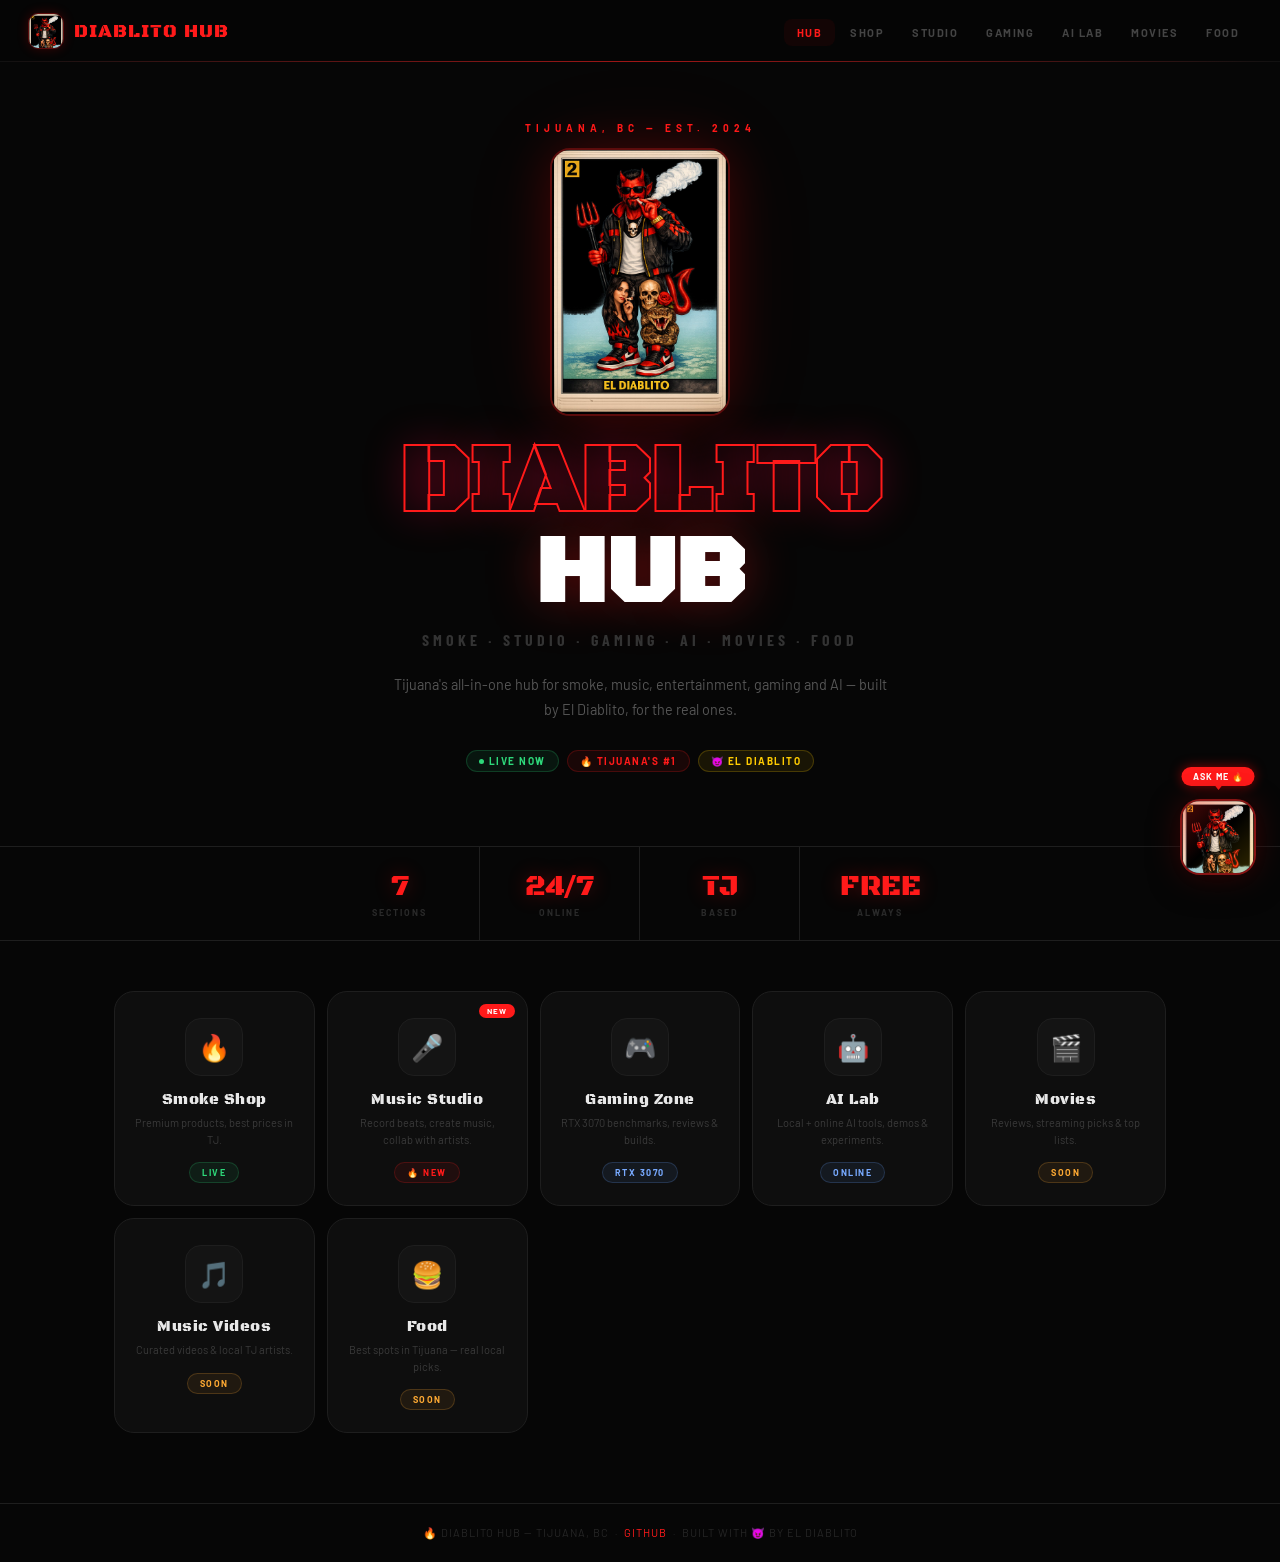
<file: index.html>
<!DOCTYPE html>
<html lang="en">
<head>
<meta charset="UTF-8">
<meta name="viewport" content="width=device-width, initial-scale=1">
<title>Diablito Hub 🔥 — Tijuana's #1 Hub</title>
<meta name="description" content="Diablito Hub — Smoke Shop, Music Studio, Gaming, Movies, Food & AI. Based in Tijuana, BC.">
<link rel="stylesheet" href="style.css">
<style>
.hero-mascot{width:180px;height:auto;margin:0 auto 22px;display:block;border-radius:20px;border:2px solid rgba(255,26,26,0.35);box-shadow:0 0 50px rgba(255,0,0,0.2),0 0 100px rgba(255,0,0,0.08);animation:fadeUp 0.5s 0.06s ease both,mascotHero 4s 1s ease-in-out infinite;}
@keyframes mascotHero{0%,100%{transform:translateY(0) rotate(-1deg);}50%{transform:translateY(-10px) rotate(1deg);}}
.hub-grid{display:grid;grid-template-columns:repeat(auto-fit,minmax(180px,1fr));gap:12px;padding:0 24px 70px;max-width:1100px;margin:0 auto;}
.hub-card{background:var(--bg2);border:1px solid var(--border);border-radius:20px;padding:26px 18px 22px;text-align:center;cursor:pointer;transition:all 0.25s;position:relative;overflow:hidden;text-decoration:none;display:block;color:var(--text);}
.hub-card::after{content:'';position:absolute;bottom:0;left:0;right:0;height:2px;background:linear-gradient(90deg,transparent,var(--red),transparent);opacity:0;transition:opacity 0.25s;}
.hub-card:hover{border-color:rgba(255,26,26,0.3);transform:translateY(-5px);box-shadow:0 16px 50px rgba(255,0,0,0.1);}
.hub-card:hover::after{opacity:1;}
.hub-card .ci{width:58px;height:58px;margin:0 auto 14px;background:var(--bg3);border:1px solid var(--border);border-radius:16px;display:flex;align-items:center;justify-content:center;font-size:26px;transition:all 0.25s;}
.hub-card:hover .ci{background:#1a0a0a;border-color:rgba(255,26,26,0.25);}
.hub-card .cn{font-family:var(--font-display);font-size:0.95rem;color:var(--text);margin-bottom:6px;letter-spacing:0.5px;}
.hub-card .cd{font-size:11px;color:#3a3a3a;margin-bottom:12px;line-height:1.5;}
.new-badge{position:absolute;top:12px;right:12px;background:var(--red);color:#fff;font-size:8px;font-weight:700;letter-spacing:1px;text-transform:uppercase;padding:2px 8px;border-radius:10px;}
</style>
</head>
<body>

<canvas id="matrix-canvas"></canvas>

<div class="page-wrap">
<nav>
  <a class="nav-logo" href="index.html">
    <img src="logo.png" alt="El Diablito">
    DIABLITO HUB
  </a>
  <ul class="nav-links">
    <li><a href="index.html" class="active">Hub</a></li>
    <li><a href="smoke.html">Shop</a></li>
    <li><a href="studio.html">Studio</a></li>
    <li><a href="games.html">Gaming</a></li>
    <li><a href="ai.html">AI Lab</a></li>
    <li><a href="movies.html">Movies</a></li>
    <li><a href="food.html">Food</a></li>
  </ul>
</nav>

<div class="page">
  <div class="hero">
    <p class="hero-eyebrow">Tijuana, BC — Est. 2024</p>
    <img class="hero-mascot" src="logo.png" alt="El Diablito — Mascot of Diablito Hub">
    <h1 class="hero-title">
      <span class="outline">DIABLITO</span>
      <span class="solid">HUB</span>
    </h1>
    <p class="hero-sub">Smoke · Studio · Gaming · AI · Movies · Food</p>
    <p class="hero-desc">Tijuana's all-in-one hub for smoke, music, entertainment, gaming and AI — built by El Diablito, for the real ones.</p>
    <div class="hero-badges">
      <span class="badge badge-live"><span class="pulse"></span>Live Now</span>
      <span class="badge badge-hot">🔥 Tijuana's #1</span>
      <span class="badge badge-gold">😈 El Diablito</span>
    </div>
  </div>

  <div class="stat-strip fu">
    <div class="stat"><span class="stat-num">7</span><div class="stat-lbl">Sections</div></div>
    <div class="stat"><span class="stat-num">24/7</span><div class="stat-lbl">Online</div></div>
    <div class="stat"><span class="stat-num">TJ</span><div class="stat-lbl">Based</div></div>
    <div class="stat"><span class="stat-num">FREE</span><div class="stat-lbl">Always</div></div>
  </div>

  <div class="hub-grid">
    <a class="hub-card fu1" href="smoke.html">
      <div class="ci">🔥</div>
      <div class="cn">Smoke Shop</div>
      <div class="cd">Premium products, best prices in TJ.</div>
      <span class="badge badge-live" style="font-size:9px">Live</span>
    </a>
    <a class="hub-card fu2" href="studio.html">
      <div class="new-badge">NEW</div>
      <div class="ci">🎤</div>
      <div class="cn">Music Studio</div>
      <div class="cd">Record beats, create music, collab with artists.</div>
      <span class="badge badge-hot" style="font-size:9px">🔥 New</span>
    </a>
    <a class="hub-card fu3" href="games.html">
      <div class="ci">🎮</div>
      <div class="cn">Gaming Zone</div>
      <div class="cd">RTX 3070 benchmarks, reviews & builds.</div>
      <span class="badge badge-blue" style="font-size:9px">RTX 3070</span>
    </a>
    <a class="hub-card fu4" href="ai.html">
      <div class="ci">🤖</div>
      <div class="cn">AI Lab</div>
      <div class="cd">Local + online AI tools, demos & experiments.</div>
      <span class="badge badge-blue" style="font-size:9px">Online</span>
    </a>
    <a class="hub-card fu5" href="movies.html">
      <div class="ci">🎬</div>
      <div class="cn">Movies</div>
      <div class="cd">Reviews, streaming picks & top lists.</div>
      <span class="badge badge-soon" style="font-size:9px">Soon</span>
    </a>
    <a class="hub-card fu5" href="music.html">
      <div class="ci">🎵</div>
      <div class="cn">Music Videos</div>
      <div class="cd">Curated videos & local TJ artists.</div>
      <span class="badge badge-soon" style="font-size:9px">Soon</span>
    </a>
    <a class="hub-card fu6" href="food.html">
      <div class="ci">🍔</div>
      <div class="cn">Food</div>
      <div class="cd">Best spots in Tijuana — real local picks.</div>
      <span class="badge badge-soon" style="font-size:9px">Soon</span>
    </a>
  </div>
</div>

<footer>
  <p>🔥 Diablito Hub — Tijuana, BC &nbsp;·&nbsp; <a href="https://github.com/diablito-smoke-shop">GitHub</a> &nbsp;·&nbsp; Built with 😈 by El Diablito</p>
</footer>
</div>

<!-- EL DIABLITO CHATBOT -->
<div id="diablito-bot">
  <div id="chat-panel">
    <div class="chat-head">
      <img class="chat-avatar" src="logo.png" alt="El Diablito">
      <div style="flex:1">
        <div class="chat-name">El Diablito 😈</div>
        <div class="chat-status"><span class="sdot"></span>Online &amp; Ready to Help</div>
      </div>
      <button class="chat-close" id="chat-close">✕</button>
    </div>
    <div class="chat-msgs" id="chat-msgs"></div>
    <div class="quick-btns">
      <button class="qbtn" data-q="How do I place an order?">How to order?</button>
      <button class="qbtn" data-q="What products do you carry?">Products</button>
      <button class="qbtn" data-q="Where are you located?">Location</button>
      <button class="qbtn" data-q="Tell me about the Music Studio">Studio</button>
      <button class="qbtn" data-q="What are your hours?">Hours</button>
    </div>
    <div class="chat-input-row">
      <input class="chat-input" id="chat-input" placeholder="Ask El Diablito anything...">
      <button class="chat-send" id="chat-send">➤</button>
    </div>
  </div>
  <div style="position:relative;">
    <div class="bot-bubble">Ask Me 🔥</div>
    <button id="mascot-btn">
      <img src="logo.png" alt="El Diablito">
    </button>
  </div>
</div>

<script src="diablito-bot.js"></script>
</body>
</html>
</file>
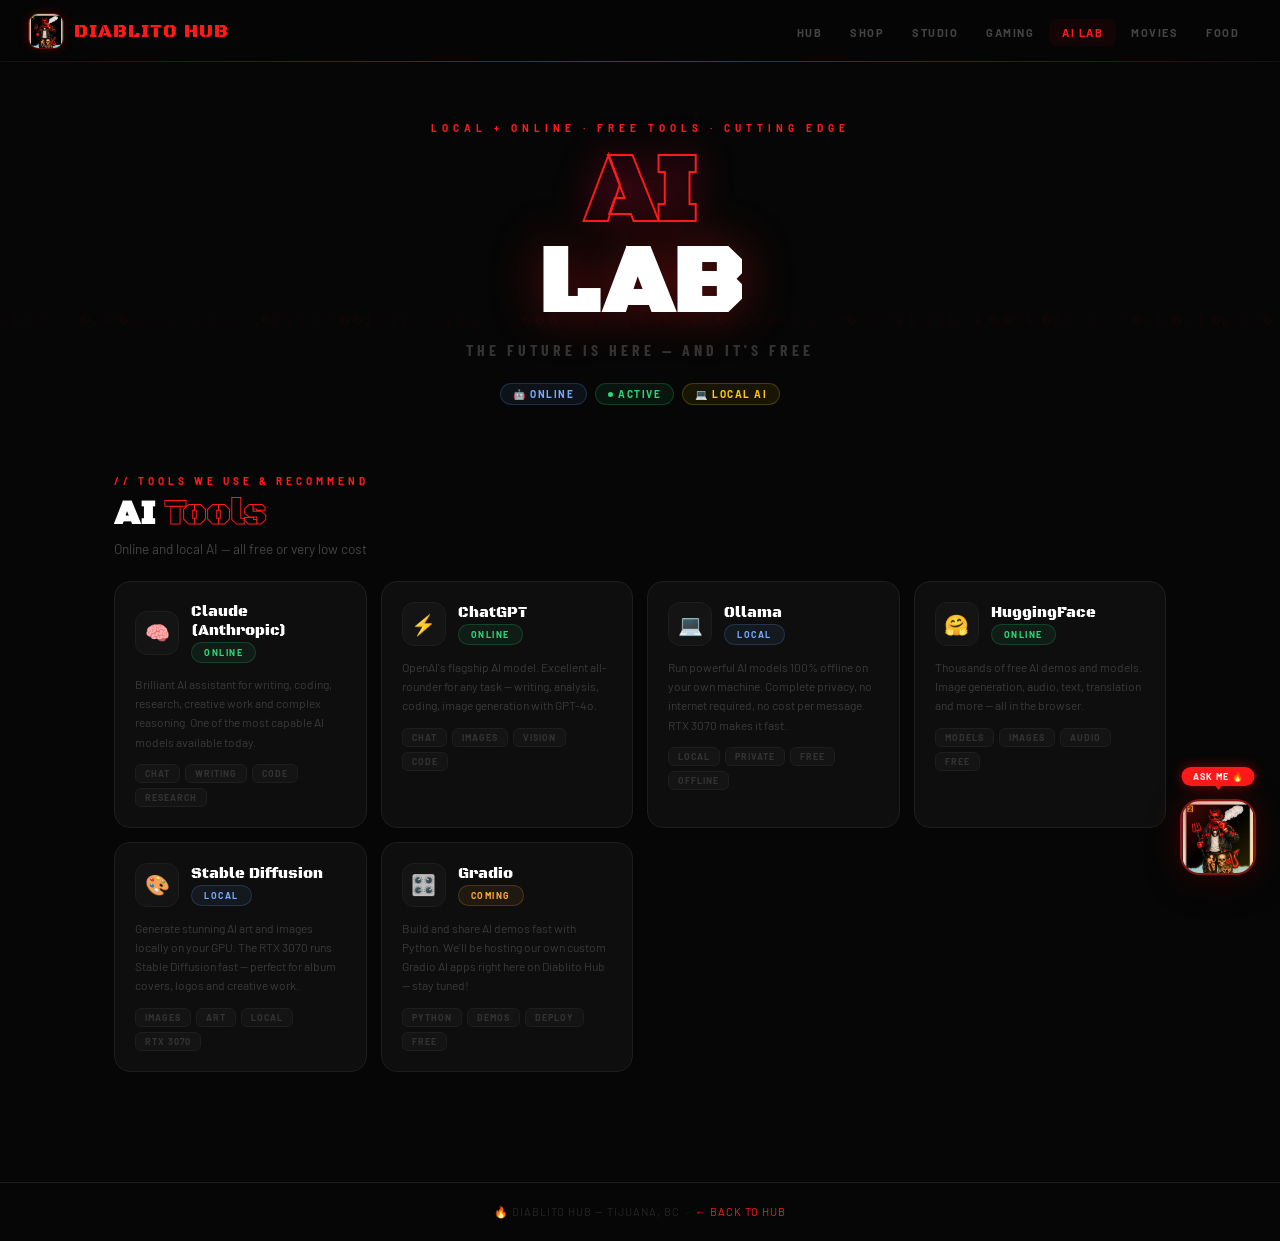
<file: ai.html>
<!DOCTYPE html>
<html lang="en">
<head>
<meta charset="UTF-8"><meta name="viewport" content="width=device-width, initial-scale=1">
<title>AI Lab — Diablito Hub</title>
<link rel="stylesheet" href="style.css">
<style>
.tool-card{background:var(--bg2);border:1px solid var(--border);border-radius:16px;padding:20px;transition:all 0.25s;text-decoration:none;display:block;color:var(--text);}
.tool-card:hover{border-color:rgba(255,26,26,0.3);transform:translateY(-4px);box-shadow:0 14px 45px rgba(255,0,0,0.1);}
.tool-head{display:flex;align-items:center;gap:12px;margin-bottom:12px;}
.tool-ico{width:44px;height:44px;background:var(--bg3);border:1px solid var(--border);border-radius:12px;display:flex;align-items:center;justify-content:center;font-size:20px;flex-shrink:0;}
.tool-name{font-family:var(--font-display);font-size:0.95rem;color:#fff;}
.tool-desc{font-size:12px;color:#3a3a3a;line-height:1.6;margin-bottom:12px;}
.tool-tags{display:flex;flex-wrap:wrap;gap:5px;}
.ttag{font-size:9px;font-weight:700;letter-spacing:1px;text-transform:uppercase;padding:3px 9px;border-radius:6px;background:var(--bg3);color:#333;border:1px solid var(--border);}
</style>
</head>
<body>
<canvas id="matrix-canvas"></canvas>
<div class="page-wrap">
<nav>
  <a class="nav-logo" href="index.html"><img src="logo.png" alt="El Diablito">DIABLITO HUB</a>
  <ul class="nav-links">
    <li><a href="index.html">Hub</a></li><li><a href="smoke.html">Shop</a></li><li><a href="studio.html">Studio</a></li>
    <li><a href="games.html">Gaming</a></li><li><a href="ai.html" class="active">AI Lab</a></li><li><a href="movies.html">Movies</a></li><li><a href="food.html">Food</a></li>
  </ul>
</nav>
<div class="page">
  <div class="hero" style="padding-bottom:30px;">
    <p class="hero-eyebrow">Local + Online · Free Tools · Cutting Edge</p>
    <h1 class="hero-title"><span class="outline">AI</span><span class="solid">LAB</span></h1>
    <p class="hero-sub">The Future Is Here — And It's Free</p>
    <div class="hero-badges"><span class="badge badge-blue">🤖 Online</span><span class="badge badge-live"><span class="pulse"></span>Active</span><span class="badge badge-gold">💻 Local AI</span></div>
  </div>
  <div class="section">
    <p class="section-label fu">// Tools We Use & Recommend</p>
    <h2 class="section-title fu" style="margin-bottom:6px;">AI <span>Tools</span></h2>
    <p class="section-sub fu" style="margin-bottom:24px;">Online and local AI — all free or very low cost</p>
    <div class="grid-3" style="margin-bottom:50px;">
      <a class="tool-card fu1" href="https://claude.ai" target="_blank"><div class="tool-head"><div class="tool-ico">🧠</div><div><div class="tool-name">Claude (Anthropic)</div><span class="badge badge-live" style="font-size:9px">Online</span></div></div><div class="tool-desc">Brilliant AI assistant for writing, coding, research, creative work and complex reasoning. One of the most capable AI models available today.</div><div class="tool-tags"><span class="ttag">Chat</span><span class="ttag">Writing</span><span class="ttag">Code</span><span class="ttag">Research</span></div></a>
      <a class="tool-card fu2" href="https://chat.openai.com" target="_blank"><div class="tool-head"><div class="tool-ico">⚡</div><div><div class="tool-name">ChatGPT</div><span class="badge badge-live" style="font-size:9px">Online</span></div></div><div class="tool-desc">OpenAI's flagship AI model. Excellent all-rounder for any task — writing, analysis, coding, image generation with GPT-4o.</div><div class="tool-tags"><span class="ttag">Chat</span><span class="ttag">Images</span><span class="ttag">Vision</span><span class="ttag">Code</span></div></a>
      <a class="tool-card fu3" href="https://ollama.ai" target="_blank"><div class="tool-head"><div class="tool-ico">💻</div><div><div class="tool-name">Ollama</div><span class="badge badge-blue" style="font-size:9px">Local</span></div></div><div class="tool-desc">Run powerful AI models 100% offline on your own machine. Complete privacy, no internet required, no cost per message. RTX 3070 makes it fast.</div><div class="tool-tags"><span class="ttag">Local</span><span class="ttag">Private</span><span class="ttag">Free</span><span class="ttag">Offline</span></div></a>
      <a class="tool-card fu4" href="https://huggingface.co/spaces" target="_blank"><div class="tool-head"><div class="tool-ico">🤗</div><div><div class="tool-name">HuggingFace</div><span class="badge badge-live" style="font-size:9px">Online</span></div></div><div class="tool-desc">Thousands of free AI demos and models. Image generation, audio, text, translation and more — all in the browser.</div><div class="tool-tags"><span class="ttag">Models</span><span class="ttag">Images</span><span class="ttag">Audio</span><span class="ttag">Free</span></div></a>
      <a class="tool-card fu5" href="https://stability.ai" target="_blank"><div class="tool-head"><div class="tool-ico">🎨</div><div><div class="tool-name">Stable Diffusion</div><span class="badge badge-blue" style="font-size:9px">Local</span></div></div><div class="tool-desc">Generate stunning AI art and images locally on your GPU. The RTX 3070 runs Stable Diffusion fast — perfect for album covers, logos and creative work.</div><div class="tool-tags"><span class="ttag">Images</span><span class="ttag">Art</span><span class="ttag">Local</span><span class="ttag">RTX 3070</span></div></a>
      <a class="tool-card fu6" href="https://www.gradio.app" target="_blank"><div class="tool-head"><div class="tool-ico">🎛️</div><div><div class="tool-name">Gradio</div><span class="badge badge-soon" style="font-size:9px">Coming</span></div></div><div class="tool-desc">Build and share AI demos fast with Python. We'll be hosting our own custom Gradio AI apps right here on Diablito Hub — stay tuned!</div><div class="tool-tags"><span class="ttag">Python</span><span class="ttag">Demos</span><span class="ttag">Deploy</span><span class="ttag">Free</span></div></a>
    </div>
  </div>
</div>
<footer><p>🔥 Diablito Hub — Tijuana, BC &nbsp;·&nbsp; <a href="index.html">← Back to Hub</a></p></footer>
</div>
<div id="diablito-bot">
  <div id="chat-panel">
    <div class="chat-head"><img class="chat-avatar" src="logo.png" alt="El Diablito"><div style="flex:1"><div class="chat-name">El Diablito 😈</div><div class="chat-status"><span class="sdot"></span>Online &amp; Ready to Help</div></div><button class="chat-close" id="chat-close">✕</button></div>
    <div class="chat-msgs" id="chat-msgs"></div>
    <div class="quick-btns">
      <button class="qbtn" data-q="What AI tools do you use?">AI Tools</button>
      <button class="qbtn" data-q="What is Ollama local AI?">Local AI</button>
      <button class="qbtn" data-q="How do I place an order?">Smoke Shop</button>
      <button class="qbtn" data-q="Tell me about the Music Studio">Studio</button>
    </div>
    <div class="chat-input-row"><input class="chat-input" id="chat-input" placeholder="Ask El Diablito anything..."><button class="chat-send" id="chat-send">➤</button></div>
  </div>
  <div style="position:relative;"><div class="bot-bubble">Ask Me 🔥</div><button id="mascot-btn"><img src="logo.png" alt="El Diablito"></button></div>
</div>
<script src="diablito-bot.js"></script>
</body></html>
</file>
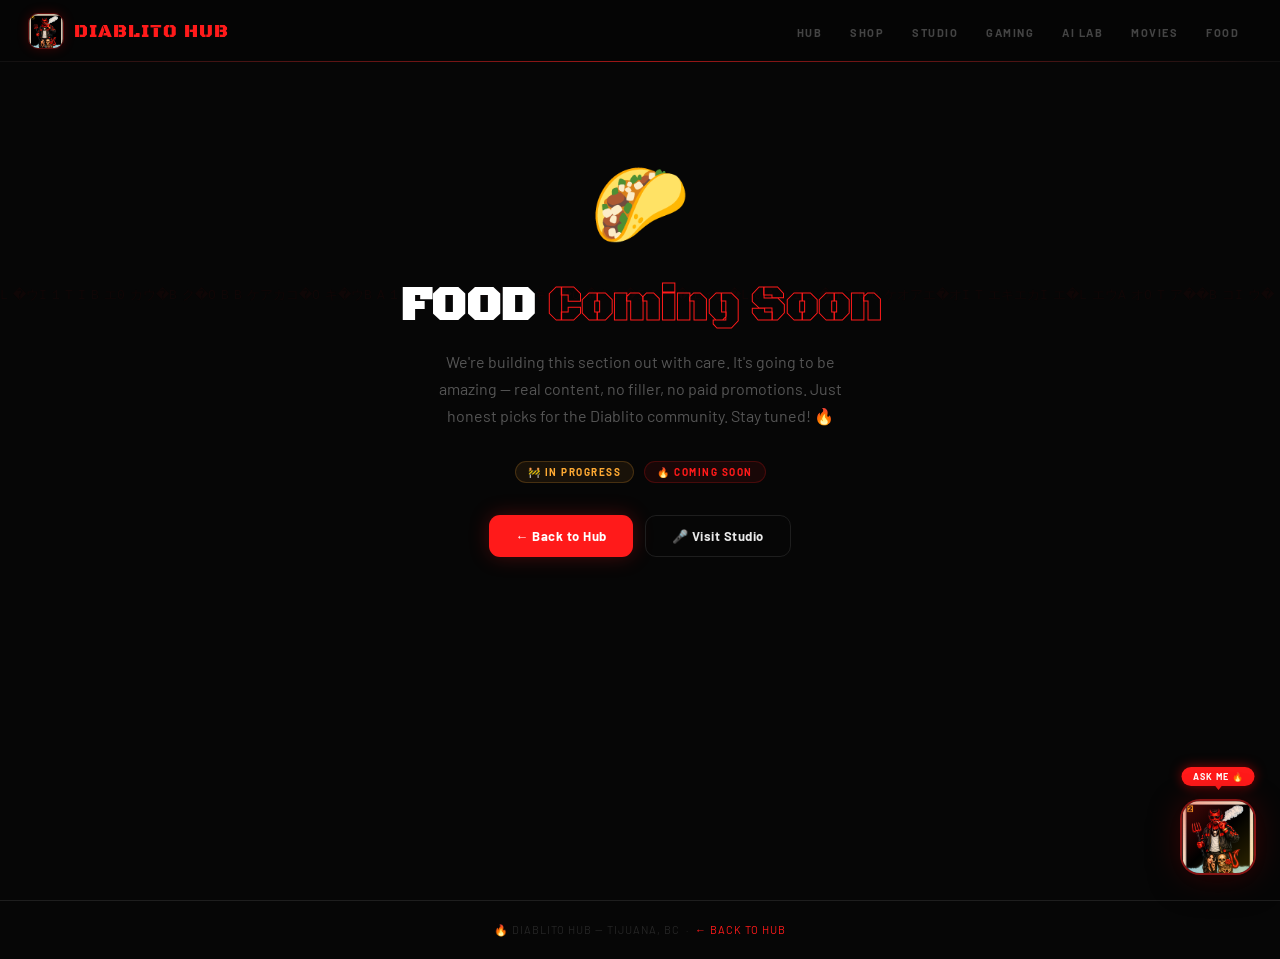
<file: food.html>
<!DOCTYPE html>
<html lang="en">
<head>
<meta charset="UTF-8"><meta name="viewport" content="width=device-width, initial-scale=1">
<title>FOOD — Diablito Hub</title>
<link rel="stylesheet" href="style.css">
</head>
<body>
<canvas id="matrix-canvas"></canvas>
<div class="page-wrap">
<nav>
  <a class="nav-logo" href="index.html"><img src="logo.png" alt="El Diablito">DIABLITO HUB</a>
  <ul class="nav-links">
    <li><a href="index.html">Hub</a></li><li><a href="smoke.html">Shop</a></li><li><a href="studio.html">Studio</a></li>
    <li><a href="games.html">Gaming</a></li><li><a href="ai.html">AI Lab</a></li><li><a href="movies.html">Movies</a></li><li><a href="food.html">Food</a></li>
  </ul>
</nav>
<div class="page">
  <div class="coming-wrap">
    <div class="big-icon fu">🌮</div>
    <h1 class="coming-title fu1">FOOD <span>Coming Soon</span></h1>
    <p class="coming-desc fu2">We're building this section out with care. It's going to be amazing — real content, no filler, no paid promotions. Just honest picks for the Diablito community. Stay tuned! 🔥</p>
    <div class="fu3" style="display:flex;gap:10px;flex-wrap:wrap;justify-content:center;margin-bottom:32px;">
      <span class="badge badge-soon">🚧 In Progress</span>
      <span class="badge badge-hot">🔥 Coming Soon</span>
    </div>
    <div class="fu4" style="display:flex;gap:12px;flex-wrap:wrap;justify-content:center;">
      <a href="index.html" class="btn btn-primary">← Back to Hub</a>
      <a href="studio.html" class="btn btn-outline">🎤 Visit Studio</a>
    </div>
  </div>
</div>
<footer><p>🔥 Diablito Hub — Tijuana, BC &nbsp;·&nbsp; <a href="index.html">← Back to Hub</a></p></footer>
</div>
<div id="diablito-bot">
  <div id="chat-panel">
    <div class="chat-head"><img class="chat-avatar" src="logo.png" alt="El Diablito"><div style="flex:1"><div class="chat-name">El Diablito 😈</div><div class="chat-status"><span class="sdot"></span>Online &amp; Ready to Help</div></div><button class="chat-close" id="chat-close">✕</button></div>
    <div class="chat-msgs" id="chat-msgs"></div>
    <div class="quick-btns">
      <button class="qbtn" data-q="How do I place an order?">Order</button>
      <button class="qbtn" data-q="Tell me about the Music Studio">Studio</button>
      <button class="qbtn" data-q="Where are you located?">Location</button>
      <button class="qbtn" data-q="What are your hours?">Hours</button>
    </div>
    <div class="chat-input-row"><input class="chat-input" id="chat-input" placeholder="Ask El Diablito anything..."><button class="chat-send" id="chat-send">➤</button></div>
  </div>
  <div style="position:relative;"><div class="bot-bubble">Ask Me 🔥</div><button id="mascot-btn"><img src="logo.png" alt="El Diablito"></button></div>
</div>
<script src="diablito-bot.js"></script>
</body></html>
</file>
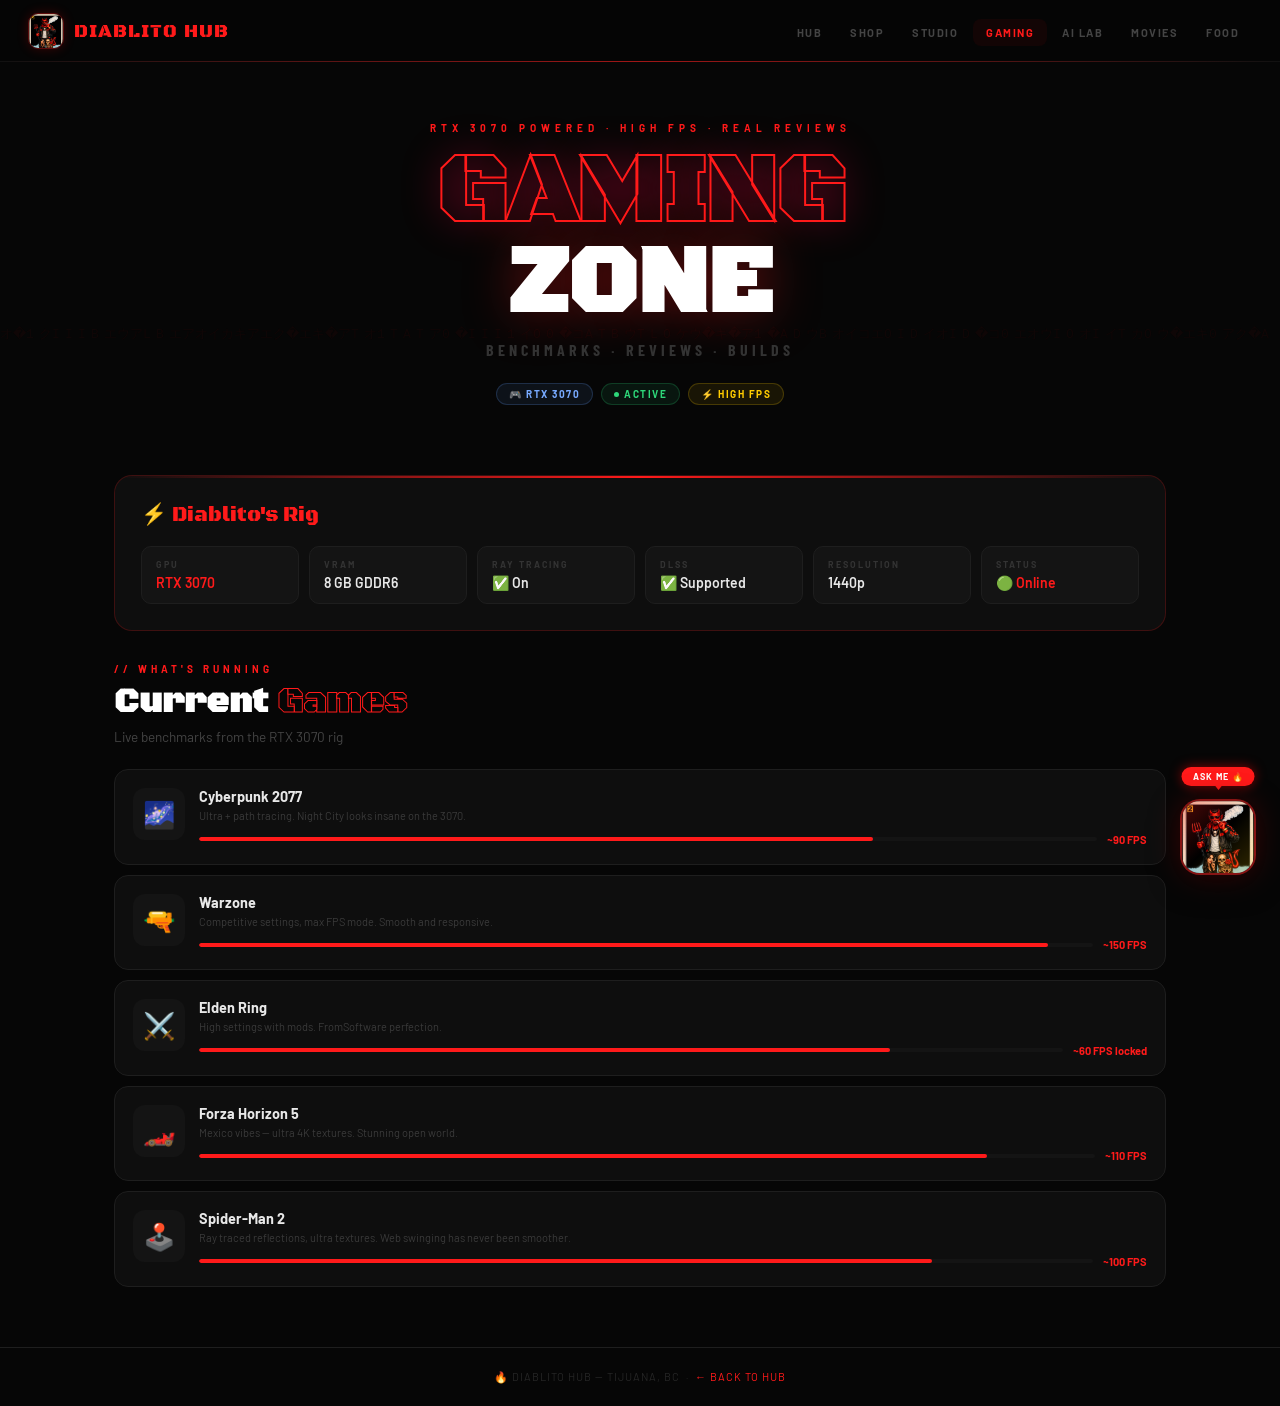
<file: games.html>
<!DOCTYPE html>
<html lang="en">
<head>
<meta charset="UTF-8">
<meta name="viewport" content="width=device-width, initial-scale=1">
<title>Gaming Zone — Diablito Hub</title>
<link rel="stylesheet" href="style.css">
<style>
.rig{background:var(--bg2);border:1px solid rgba(255,26,26,0.2);border-radius:18px;padding:26px;margin-bottom:32px;position:relative;overflow:hidden;}
.rig::before{content:'';position:absolute;top:0;left:0;right:0;height:2px;background:linear-gradient(90deg,transparent,var(--red),transparent);}
.rig-title{font-family:var(--font-display);font-size:1.3rem;color:var(--red);margin-bottom:18px;}
.specs{display:grid;grid-template-columns:repeat(auto-fit,minmax(150px,1fr));gap:10px;}
.spec{background:var(--bg3);border:1px solid var(--border);border-radius:10px;padding:12px 14px;}
.spec-lbl{font-size:9px;font-weight:700;letter-spacing:2px;text-transform:uppercase;color:#333;margin-bottom:4px;}
.spec-val{font-size:14px;font-weight:600;color:#e8e8e8;}
.spec-val.r{color:var(--red);}
.game-row{background:var(--bg2);border:1px solid var(--border);border-radius:14px;padding:18px;display:flex;gap:14px;align-items:flex-start;transition:all 0.2s;}
.game-row:hover{border-color:rgba(255,26,26,0.25);transform:translateX(4px);}
.gi{width:52px;height:52px;border-radius:12px;background:var(--bg3);display:flex;align-items:center;justify-content:center;font-size:26px;flex-shrink:0;}
.gt{font-weight:700;font-size:0.9rem;margin-bottom:3px;}
.gd{font-size:11px;color:#3a3a3a;line-height:1.5;margin-bottom:8px;}
.fps-row{display:flex;align-items:center;gap:10px;}
.fps-bar{flex:1;height:4px;background:var(--bg3);border-radius:2px;overflow:hidden;}
.fps-fill{height:100%;background:var(--red);border-radius:2px;}
.fps-lbl{font-size:11px;color:var(--red);font-weight:700;white-space:nowrap;}
</style>
</head>
<body>
<canvas id="matrix-canvas"></canvas>
<div class="page-wrap">
<nav>
  <a class="nav-logo" href="index.html"><img src="logo.png" alt="El Diablito">DIABLITO HUB</a>
  <ul class="nav-links">
    <li><a href="index.html">Hub</a></li><li><a href="smoke.html">Shop</a></li><li><a href="studio.html">Studio</a></li>
    <li><a href="games.html" class="active">Gaming</a></li><li><a href="ai.html">AI Lab</a></li><li><a href="movies.html">Movies</a></li><li><a href="food.html">Food</a></li>
  </ul>
</nav>
<div class="page">
  <div class="hero" style="padding-bottom:30px;">
    <p class="hero-eyebrow">RTX 3070 Powered · High FPS · Real Reviews</p>
    <h1 class="hero-title"><span class="outline">GAMING</span><span class="solid">ZONE</span></h1>
    <p class="hero-sub">Benchmarks · Reviews · Builds</p>
    <div class="hero-badges"><span class="badge badge-blue">🎮 RTX 3070</span><span class="badge badge-live"><span class="pulse"></span>Active</span><span class="badge badge-gold">⚡ High FPS</span></div>
  </div>
  <div class="section">
    <div class="rig fu">
      <div class="rig-title">⚡ Diablito's Rig</div>
      <div class="specs">
        <div class="spec"><div class="spec-lbl">GPU</div><div class="spec-val r">RTX 3070</div></div>
        <div class="spec"><div class="spec-lbl">VRAM</div><div class="spec-val">8 GB GDDR6</div></div>
        <div class="spec"><div class="spec-lbl">Ray Tracing</div><div class="spec-val">✅ On</div></div>
        <div class="spec"><div class="spec-lbl">DLSS</div><div class="spec-val">✅ Supported</div></div>
        <div class="spec"><div class="spec-lbl">Resolution</div><div class="spec-val">1440p</div></div>
        <div class="spec"><div class="spec-lbl">Status</div><div class="spec-val r">🟢 Online</div></div>
      </div>
    </div>
    <p class="section-label fu">// What's Running</p>
    <h2 class="section-title fu" style="margin-bottom:6px;">Current <span>Games</span></h2>
    <p class="section-sub fu" style="margin-bottom:24px;">Live benchmarks from the RTX 3070 rig</p>
    <div style="display:flex;flex-direction:column;gap:10px;">
      <div class="game-row fu1"><div class="gi">🌌</div><div style="flex:1"><div class="gt">Cyberpunk 2077</div><div class="gd">Ultra + path tracing. Night City looks insane on the 3070.</div><div class="fps-row"><div class="fps-bar"><div class="fps-fill" style="width:75%"></div></div><span class="fps-lbl">~90 FPS</span></div></div></div>
      <div class="game-row fu2"><div class="gi">🔫</div><div style="flex:1"><div class="gt">Warzone</div><div class="gd">Competitive settings, max FPS mode. Smooth and responsive.</div><div class="fps-row"><div class="fps-bar"><div class="fps-fill" style="width:95%"></div></div><span class="fps-lbl">~150 FPS</span></div></div></div>
      <div class="game-row fu3"><div class="gi">⚔️</div><div style="flex:1"><div class="gt">Elden Ring</div><div class="gd">High settings with mods. FromSoftware perfection.</div><div class="fps-row"><div class="fps-bar"><div class="fps-fill" style="width:80%"></div></div><span class="fps-lbl">~60 FPS locked</span></div></div></div>
      <div class="game-row fu4"><div class="gi">🏎️</div><div style="flex:1"><div class="gt">Forza Horizon 5</div><div class="gd">Mexico vibes — ultra 4K textures. Stunning open world.</div><div class="fps-row"><div class="fps-bar"><div class="fps-fill" style="width:88%"></div></div><span class="fps-lbl">~110 FPS</span></div></div></div>
      <div class="game-row fu5"><div class="gi">🕹️</div><div style="flex:1"><div class="gt">Spider-Man 2</div><div class="gd">Ray traced reflections, ultra textures. Web swinging has never been smoother.</div><div class="fps-row"><div class="fps-bar"><div class="fps-fill" style="width:82%"></div></div><span class="fps-lbl">~100 FPS</span></div></div></div>
    </div>
  </div>
</div>
<footer><p>🔥 Diablito Hub — Tijuana, BC &nbsp;·&nbsp; <a href="index.html">← Back to Hub</a></p></footer>
</div>
<div id="diablito-bot">
  <div id="chat-panel">
    <div class="chat-head"><img class="chat-avatar" src="logo.png" alt="El Diablito"><div style="flex:1"><div class="chat-name">El Diablito 😈</div><div class="chat-status"><span class="sdot"></span>Online &amp; Ready to Help</div></div><button class="chat-close" id="chat-close">✕</button></div>
    <div class="chat-msgs" id="chat-msgs"></div>
    <div class="quick-btns">
      <button class="qbtn" data-q="Tell me about the RTX 3070 gaming rig">About the rig</button>
      <button class="qbtn" data-q="What games do you recommend?">Game recs</button>
      <button class="qbtn" data-q="How do I place an order?">Smoke Shop</button>
      <button class="qbtn" data-q="Tell me about the Music Studio">Studio</button>
    </div>
    <div class="chat-input-row"><input class="chat-input" id="chat-input" placeholder="Ask El Diablito anything..."><button class="chat-send" id="chat-send">➤</button></div>
  </div>
  <div style="position:relative;"><div class="bot-bubble">Ask Me 🔥</div><button id="mascot-btn"><img src="logo.png" alt="El Diablito"></button></div>
</div>
<script src="diablito-bot.js"></script>
</body>
</html>
</file>
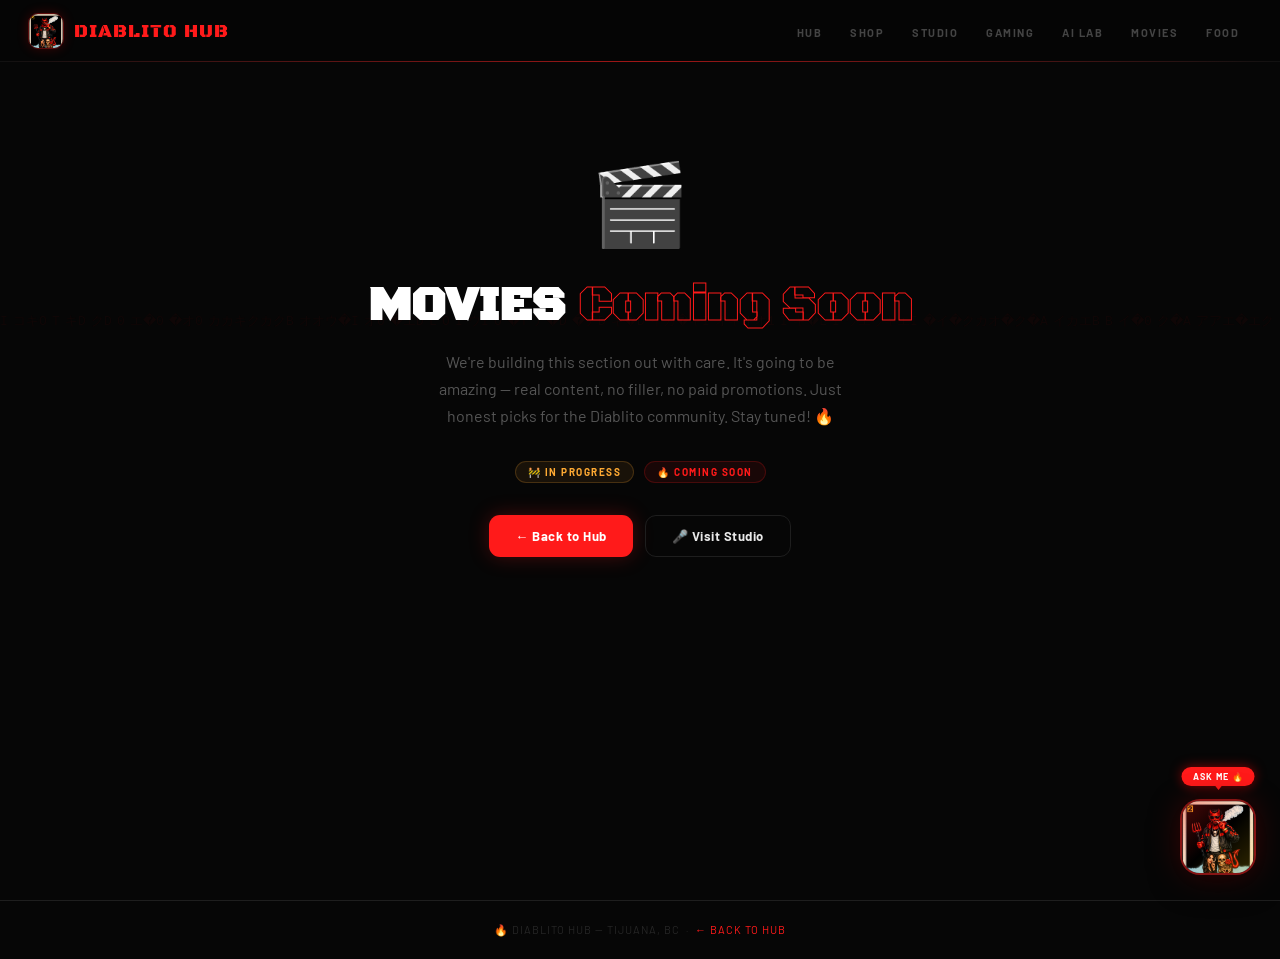
<file: movies.html>
<!DOCTYPE html>
<html lang="en">
<head>
<meta charset="UTF-8"><meta name="viewport" content="width=device-width, initial-scale=1">
<title>MOVIES — Diablito Hub</title>
<link rel="stylesheet" href="style.css">
</head>
<body>
<canvas id="matrix-canvas"></canvas>
<div class="page-wrap">
<nav>
  <a class="nav-logo" href="index.html"><img src="logo.png" alt="El Diablito">DIABLITO HUB</a>
  <ul class="nav-links">
    <li><a href="index.html">Hub</a></li><li><a href="smoke.html">Shop</a></li><li><a href="studio.html">Studio</a></li>
    <li><a href="games.html">Gaming</a></li><li><a href="ai.html">AI Lab</a></li><li><a href="movies.html">Movies</a></li><li><a href="food.html">Food</a></li>
  </ul>
</nav>
<div class="page">
  <div class="coming-wrap">
    <div class="big-icon fu">🎬</div>
    <h1 class="coming-title fu1">MOVIES <span>Coming Soon</span></h1>
    <p class="coming-desc fu2">We're building this section out with care. It's going to be amazing — real content, no filler, no paid promotions. Just honest picks for the Diablito community. Stay tuned! 🔥</p>
    <div class="fu3" style="display:flex;gap:10px;flex-wrap:wrap;justify-content:center;margin-bottom:32px;">
      <span class="badge badge-soon">🚧 In Progress</span>
      <span class="badge badge-hot">🔥 Coming Soon</span>
    </div>
    <div class="fu4" style="display:flex;gap:12px;flex-wrap:wrap;justify-content:center;">
      <a href="index.html" class="btn btn-primary">← Back to Hub</a>
      <a href="studio.html" class="btn btn-outline">🎤 Visit Studio</a>
    </div>
  </div>
</div>
<footer><p>🔥 Diablito Hub — Tijuana, BC &nbsp;·&nbsp; <a href="index.html">← Back to Hub</a></p></footer>
</div>
<div id="diablito-bot">
  <div id="chat-panel">
    <div class="chat-head"><img class="chat-avatar" src="logo.png" alt="El Diablito"><div style="flex:1"><div class="chat-name">El Diablito 😈</div><div class="chat-status"><span class="sdot"></span>Online &amp; Ready to Help</div></div><button class="chat-close" id="chat-close">✕</button></div>
    <div class="chat-msgs" id="chat-msgs"></div>
    <div class="quick-btns">
      <button class="qbtn" data-q="How do I place an order?">Order</button>
      <button class="qbtn" data-q="Tell me about the Music Studio">Studio</button>
      <button class="qbtn" data-q="Where are you located?">Location</button>
      <button class="qbtn" data-q="What are your hours?">Hours</button>
    </div>
    <div class="chat-input-row"><input class="chat-input" id="chat-input" placeholder="Ask El Diablito anything..."><button class="chat-send" id="chat-send">➤</button></div>
  </div>
  <div style="position:relative;"><div class="bot-bubble">Ask Me 🔥</div><button id="mascot-btn"><img src="logo.png" alt="El Diablito"></button></div>
</div>
<script src="diablito-bot.js"></script>
</body></html>
</file>
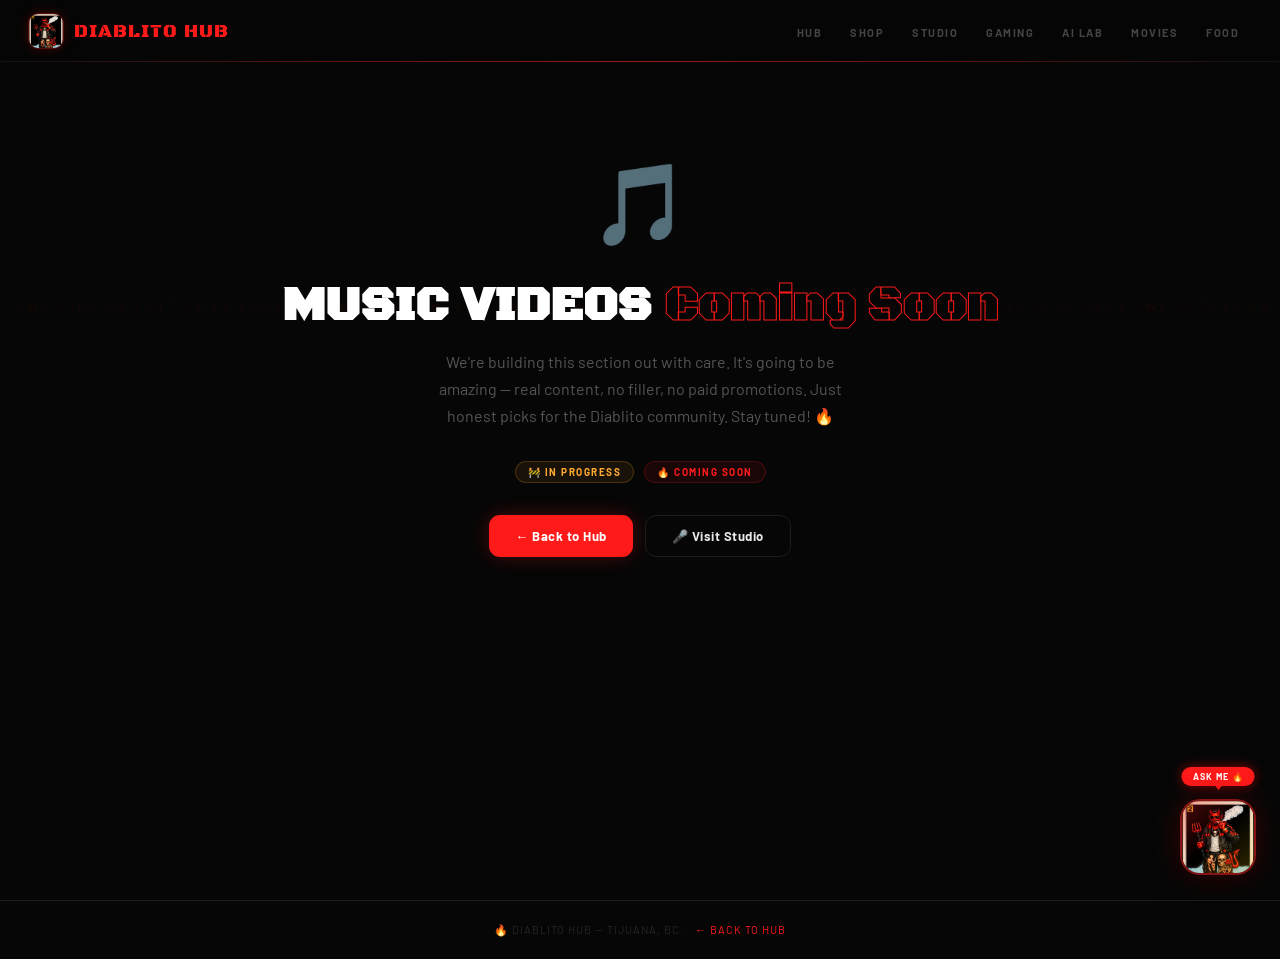
<file: music.html>
<!DOCTYPE html>
<html lang="en">
<head>
<meta charset="UTF-8"><meta name="viewport" content="width=device-width, initial-scale=1">
<title>MUSIC VIDEOS — Diablito Hub</title>
<link rel="stylesheet" href="style.css">
</head>
<body>
<canvas id="matrix-canvas"></canvas>
<div class="page-wrap">
<nav>
  <a class="nav-logo" href="index.html"><img src="logo.png" alt="El Diablito">DIABLITO HUB</a>
  <ul class="nav-links">
    <li><a href="index.html">Hub</a></li><li><a href="smoke.html">Shop</a></li><li><a href="studio.html">Studio</a></li>
    <li><a href="games.html">Gaming</a></li><li><a href="ai.html">AI Lab</a></li><li><a href="movies.html">Movies</a></li><li><a href="food.html">Food</a></li>
  </ul>
</nav>
<div class="page">
  <div class="coming-wrap">
    <div class="big-icon fu">🎵</div>
    <h1 class="coming-title fu1">MUSIC VIDEOS <span>Coming Soon</span></h1>
    <p class="coming-desc fu2">We're building this section out with care. It's going to be amazing — real content, no filler, no paid promotions. Just honest picks for the Diablito community. Stay tuned! 🔥</p>
    <div class="fu3" style="display:flex;gap:10px;flex-wrap:wrap;justify-content:center;margin-bottom:32px;">
      <span class="badge badge-soon">🚧 In Progress</span>
      <span class="badge badge-hot">🔥 Coming Soon</span>
    </div>
    <div class="fu4" style="display:flex;gap:12px;flex-wrap:wrap;justify-content:center;">
      <a href="index.html" class="btn btn-primary">← Back to Hub</a>
      <a href="studio.html" class="btn btn-outline">🎤 Visit Studio</a>
    </div>
  </div>
</div>
<footer><p>🔥 Diablito Hub — Tijuana, BC &nbsp;·&nbsp; <a href="index.html">← Back to Hub</a></p></footer>
</div>
<div id="diablito-bot">
  <div id="chat-panel">
    <div class="chat-head"><img class="chat-avatar" src="logo.png" alt="El Diablito"><div style="flex:1"><div class="chat-name">El Diablito 😈</div><div class="chat-status"><span class="sdot"></span>Online &amp; Ready to Help</div></div><button class="chat-close" id="chat-close">✕</button></div>
    <div class="chat-msgs" id="chat-msgs"></div>
    <div class="quick-btns">
      <button class="qbtn" data-q="How do I place an order?">Order</button>
      <button class="qbtn" data-q="Tell me about the Music Studio">Studio</button>
      <button class="qbtn" data-q="Where are you located?">Location</button>
      <button class="qbtn" data-q="What are your hours?">Hours</button>
    </div>
    <div class="chat-input-row"><input class="chat-input" id="chat-input" placeholder="Ask El Diablito anything..."><button class="chat-send" id="chat-send">➤</button></div>
  </div>
  <div style="position:relative;"><div class="bot-bubble">Ask Me 🔥</div><button id="mascot-btn"><img src="logo.png" alt="El Diablito"></button></div>
</div>
<script src="diablito-bot.js"></script>
</body></html>
</file>
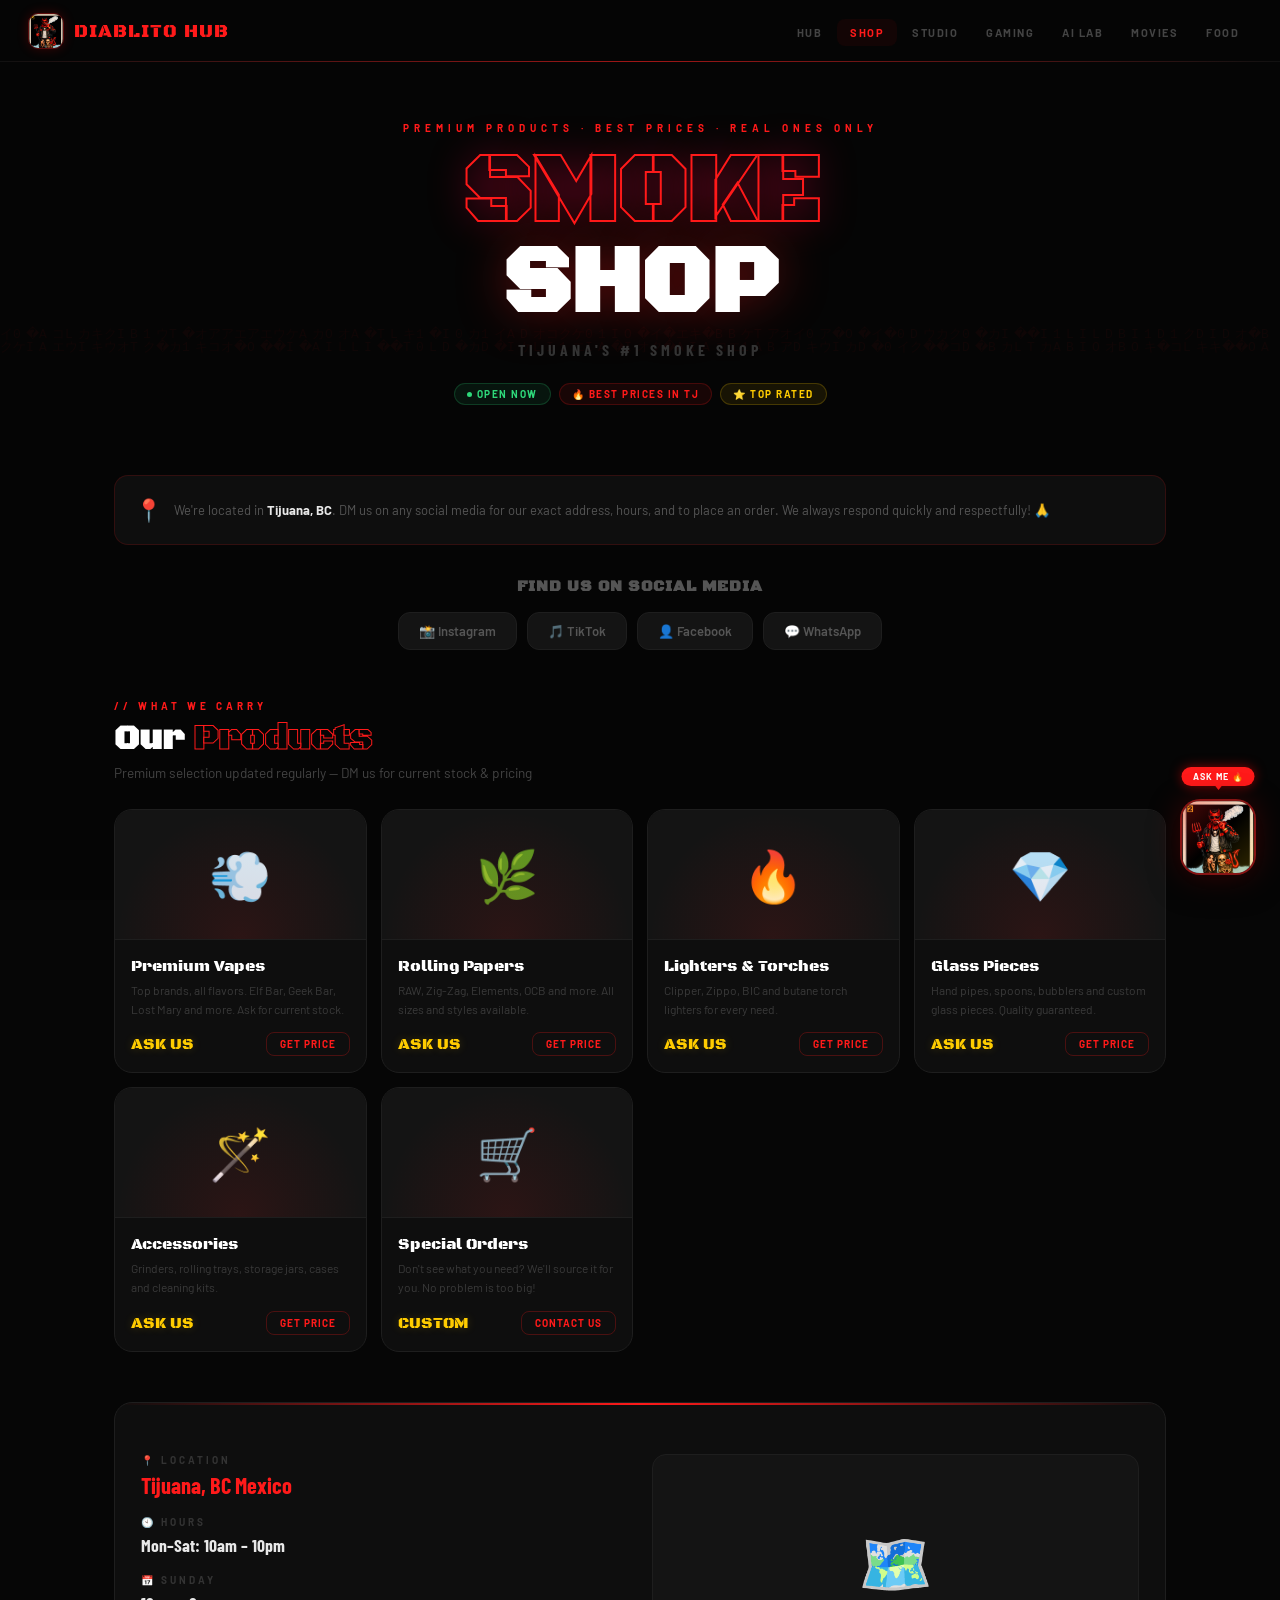
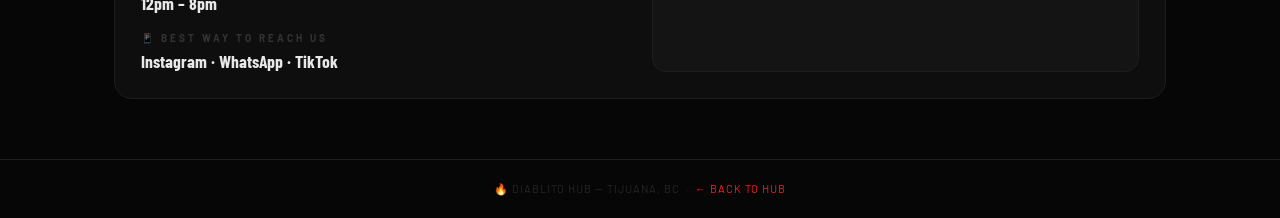
<file: smoke.html>
<!DOCTYPE html>
<html lang="en">
<head>
<meta charset="UTF-8">
<meta name="viewport" content="width=device-width, initial-scale=1">
<title>Smoke Shop — Diablito Hub</title>
<link rel="stylesheet" href="style.css">
<style>
.product-grid{display:grid;grid-template-columns:repeat(auto-fit,minmax(210px,1fr));gap:14px;}
.product-card{background:var(--bg2);border:1px solid var(--border);border-radius:18px;overflow:hidden;transition:all 0.25s;cursor:pointer;}
.product-card:hover{border-color:rgba(255,26,26,0.3);transform:translateY(-4px);box-shadow:0 14px 45px rgba(255,0,0,0.1);}
.product-img{height:130px;background:var(--bg3);display:flex;align-items:center;justify-content:center;font-size:50px;border-bottom:1px solid var(--border);position:relative;}
.product-img::after{content:'';position:absolute;inset:0;background:radial-gradient(ellipse at 50% 100%,rgba(255,26,26,0.1) 0%,transparent 70%);}
.product-body{padding:16px;}
.product-name{font-family:var(--font-display);font-size:1rem;color:#fff;margin-bottom:5px;}
.product-desc{font-size:12px;color:#3a3a3a;line-height:1.55;margin-bottom:14px;}
.product-footer{display:flex;align-items:center;justify-content:space-between;}
.product-price{font-family:var(--font-display);font-size:1rem;color:var(--gold);text-shadow:0 0 10px rgba(255,204,0,0.2);}
.ask-btn{background:transparent;border:1px solid rgba(255,26,26,0.25);color:var(--red);border-radius:8px;padding:5px 13px;font-size:10px;font-weight:700;letter-spacing:1px;text-transform:uppercase;cursor:pointer;font-family:var(--font-body);transition:all 0.2s;}
.ask-btn:hover{background:rgba(255,26,26,0.1);border-color:var(--red);}
.info-bar{background:var(--bg2);border:1px solid rgba(255,26,26,0.15);border-radius:14px;padding:16px 20px;display:flex;align-items:center;gap:12px;margin-bottom:30px;color:#555;font-size:13px;line-height:1.6;}
.social-row{display:flex;gap:10px;justify-content:center;flex-wrap:wrap;margin-bottom:50px;}
.social-btn{display:inline-flex;align-items:center;gap:8px;padding:10px 20px;border-radius:12px;font-size:13px;font-weight:600;text-decoration:none;cursor:pointer;border:1px solid var(--border);background:var(--bg3);color:#555;transition:all 0.2s;font-family:var(--font-body);}
.social-btn:hover{transform:translateY(-2px);}
.social-btn.ig:hover{border-color:rgba(225,48,108,0.4);color:#e1306c;}
.social-btn.tt:hover{border-color:rgba(0,242,234,0.4);color:#00f2ea;}
.social-btn.fb:hover{border-color:rgba(24,119,242,0.4);color:#1877f2;}
.social-btn.wa:hover{border-color:rgba(37,211,102,0.4);color:#25d366;}
.loc-card{background:var(--bg2);border:1px solid var(--border);border-radius:18px;padding:26px;display:grid;grid-template-columns:1fr 1fr;gap:24px;margin-top:50px;}
.loc-card::before{content:'';display:block;grid-column:1/-1;height:1px; /* not used */}
.loc-section p:first-child{font-size:10px;font-weight:700;letter-spacing:3px;text-transform:uppercase;color:#333;margin-bottom:6px;}
.loc-section p:last-child{font-family:var(--font-cond);font-size:1.1rem;font-weight:700;color:#e8e8e8;}
.loc-section p.red{color:var(--red);}
@media(max-width:600px){.loc-card{grid-template-columns:1fr;}}
</style>
</head>
<body>
<canvas id="matrix-canvas"></canvas>
<div class="page-wrap">
<nav>
  <a class="nav-logo" href="index.html"><img src="logo.png" alt="El Diablito">DIABLITO HUB</a>
  <ul class="nav-links">
    <li><a href="index.html">Hub</a></li>
    <li><a href="smoke.html" class="active">Shop</a></li>
    <li><a href="studio.html">Studio</a></li>
    <li><a href="games.html">Gaming</a></li>
    <li><a href="ai.html">AI Lab</a></li>
    <li><a href="movies.html">Movies</a></li>
    <li><a href="food.html">Food</a></li>
  </ul>
</nav>
<div class="page">
  <div class="hero" style="padding-bottom:30px;">
    <p class="hero-eyebrow">Premium Products · Best Prices · Real Ones Only</p>
    <h1 class="hero-title"><span class="outline">SMOKE</span><span class="solid">SHOP</span></h1>
    <p class="hero-sub">Tijuana's #1 Smoke Shop</p>
    <div class="hero-badges">
      <span class="badge badge-live"><span class="pulse"></span>Open Now</span>
      <span class="badge badge-hot">🔥 Best Prices in TJ</span>
      <span class="badge badge-gold">⭐ Top Rated</span>
    </div>
  </div>

  <div class="section">
    <div class="info-bar fu">
      <span style="font-size:22px;flex-shrink:0;">📍</span>
      <span>We're located in <strong style="color:var(--text)">Tijuana, BC</strong>. DM us on any social media for our exact address, hours, and to place an order. We always respond quickly and respectfully! 🙏</span>
    </div>

    <p style="text-align:center;margin-bottom:16px;" class="fu">
      <strong style="font-family:var(--font-display);font-size:1rem;color:#555;letter-spacing:1px;">FIND US ON SOCIAL MEDIA</strong>
    </p>
    <div class="social-row fu1">
      <a class="social-btn ig" href="#">📸 Instagram</a>
      <a class="social-btn tt" href="#">🎵 TikTok</a>
      <a class="social-btn fb" href="#">👤 Facebook</a>
      <a class="social-btn wa" href="#">💬 WhatsApp</a>
    </div>

    <div style="margin-bottom:28px;" class="fu">
      <p class="section-label">// What We Carry</p>
      <h2 class="section-title">Our <span>Products</span></h2>
      <p class="section-sub">Premium selection updated regularly — DM us for current stock & pricing</p>
    </div>

    <div class="product-grid">
      <div class="product-card fu1"><div class="product-img">💨</div><div class="product-body"><div class="product-name">Premium Vapes</div><div class="product-desc">Top brands, all flavors. Elf Bar, Geek Bar, Lost Mary and more. Ask for current stock.</div><div class="product-footer"><span class="product-price">ASK US</span><button class="ask-btn">Get Price</button></div></div></div>
      <div class="product-card fu2"><div class="product-img">🌿</div><div class="product-body"><div class="product-name">Rolling Papers</div><div class="product-desc">RAW, Zig-Zag, Elements, OCB and more. All sizes and styles available.</div><div class="product-footer"><span class="product-price">ASK US</span><button class="ask-btn">Get Price</button></div></div></div>
      <div class="product-card fu3"><div class="product-img">🔥</div><div class="product-body"><div class="product-name">Lighters & Torches</div><div class="product-desc">Clipper, Zippo, BIC and butane torch lighters for every need.</div><div class="product-footer"><span class="product-price">ASK US</span><button class="ask-btn">Get Price</button></div></div></div>
      <div class="product-card fu4"><div class="product-img">💎</div><div class="product-body"><div class="product-name">Glass Pieces</div><div class="product-desc">Hand pipes, spoons, bubblers and custom glass pieces. Quality guaranteed.</div><div class="product-footer"><span class="product-price">ASK US</span><button class="ask-btn">Get Price</button></div></div></div>
      <div class="product-card fu5"><div class="product-img">🪄</div><div class="product-body"><div class="product-name">Accessories</div><div class="product-desc">Grinders, rolling trays, storage jars, cases and cleaning kits.</div><div class="product-footer"><span class="product-price">ASK US</span><button class="ask-btn">Get Price</button></div></div></div>
      <div class="product-card fu6"><div class="product-img">🛒</div><div class="product-body"><div class="product-name">Special Orders</div><div class="product-desc">Don't see what you need? We'll source it for you. No problem is too big!</div><div class="product-footer"><span class="product-price">CUSTOM</span><button class="ask-btn">Contact Us</button></div></div></div>
    </div>

    <div class="loc-card fu" style="position:relative;overflow:hidden;">
      <div style="position:absolute;top:0;left:0;right:0;height:2px;background:linear-gradient(90deg,transparent,var(--red),transparent);"></div>
      <div style="display:flex;flex-direction:column;gap:18px;">
        <div class="loc-section"><p>📍 Location</p><p class="red" style="font-size:1.4rem;">Tijuana, BC Mexico</p></div>
        <div class="loc-section"><p>🕙 Hours</p><p>Mon–Sat: 10am – 10pm</p></div>
        <div class="loc-section"><p>📅 Sunday</p><p>12pm – 8pm</p></div>
        <div class="loc-section"><p>📱 Best Way to Reach Us</p><p>Instagram · WhatsApp · TikTok</p></div>
      </div>
      <div style="background:var(--bg3);border:1px solid var(--border);border-radius:14px;display:flex;align-items:center;justify-content:center;font-size:60px;min-height:160px;">🗺️</div>
    </div>
  </div>
</div>
<footer><p>🔥 Diablito Hub — Tijuana, BC &nbsp;·&nbsp; <a href="index.html">← Back to Hub</a></p></footer>
</div>

<div id="diablito-bot">
  <div id="chat-panel">
    <div class="chat-head"><img class="chat-avatar" src="logo.png" alt="El Diablito"><div style="flex:1"><div class="chat-name">El Diablito 😈</div><div class="chat-status"><span class="sdot"></span>Online &amp; Ready to Help</div></div><button class="chat-close" id="chat-close">✕</button></div>
    <div class="chat-msgs" id="chat-msgs"></div>
    <div class="quick-btns">
      <button class="qbtn" data-q="How do I place an order?">How to order?</button>
      <button class="qbtn" data-q="What products do you carry?">Products</button>
      <button class="qbtn" data-q="Where are you located?">Location</button>
      <button class="qbtn" data-q="What are your hours?">Hours</button>
      <button class="qbtn" data-q="What is your price?">Pricing</button>
    </div>
    <div class="chat-input-row"><input class="chat-input" id="chat-input" placeholder="Ask El Diablito anything..."><button class="chat-send" id="chat-send">➤</button></div>
  </div>
  <div style="position:relative;"><div class="bot-bubble">Ask Me 🔥</div><button id="mascot-btn"><img src="logo.png" alt="El Diablito"></button></div>
</div>
<script src="diablito-bot.js"></script>
</body>
</html>
</file>
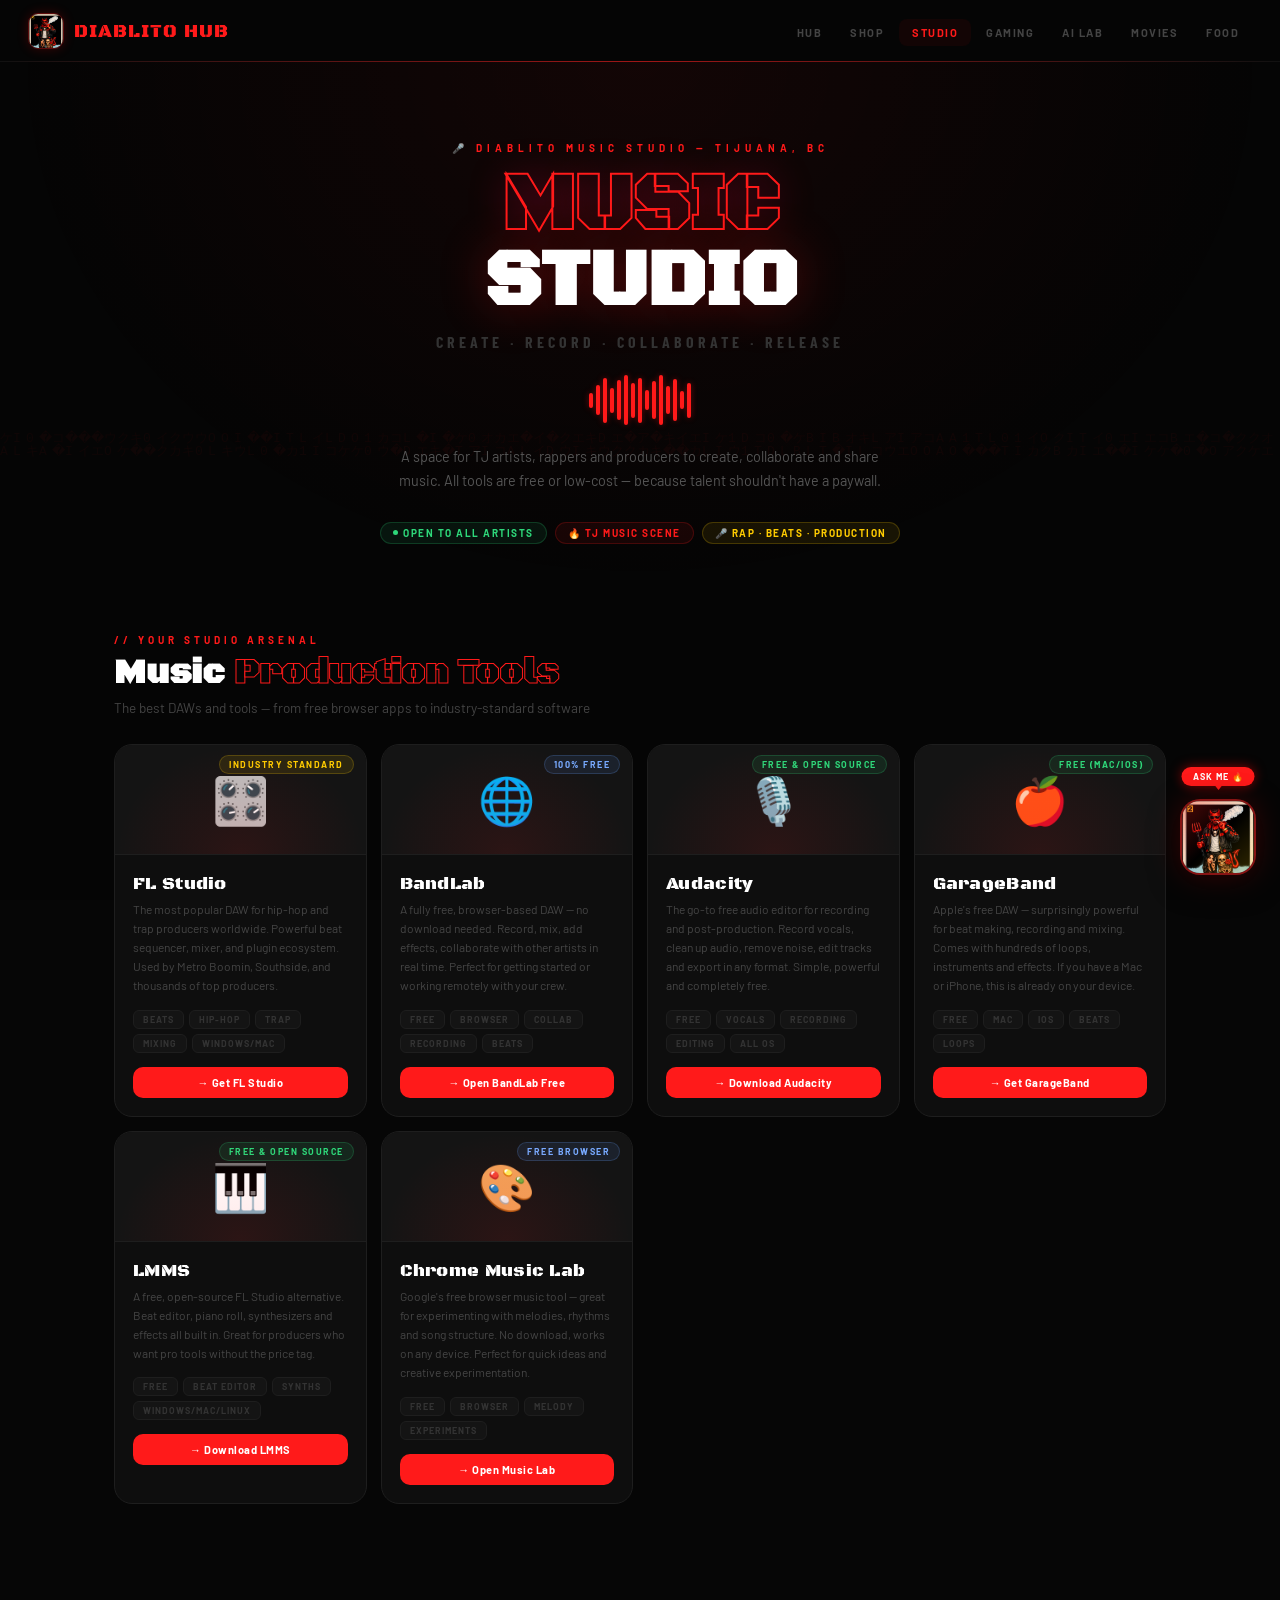
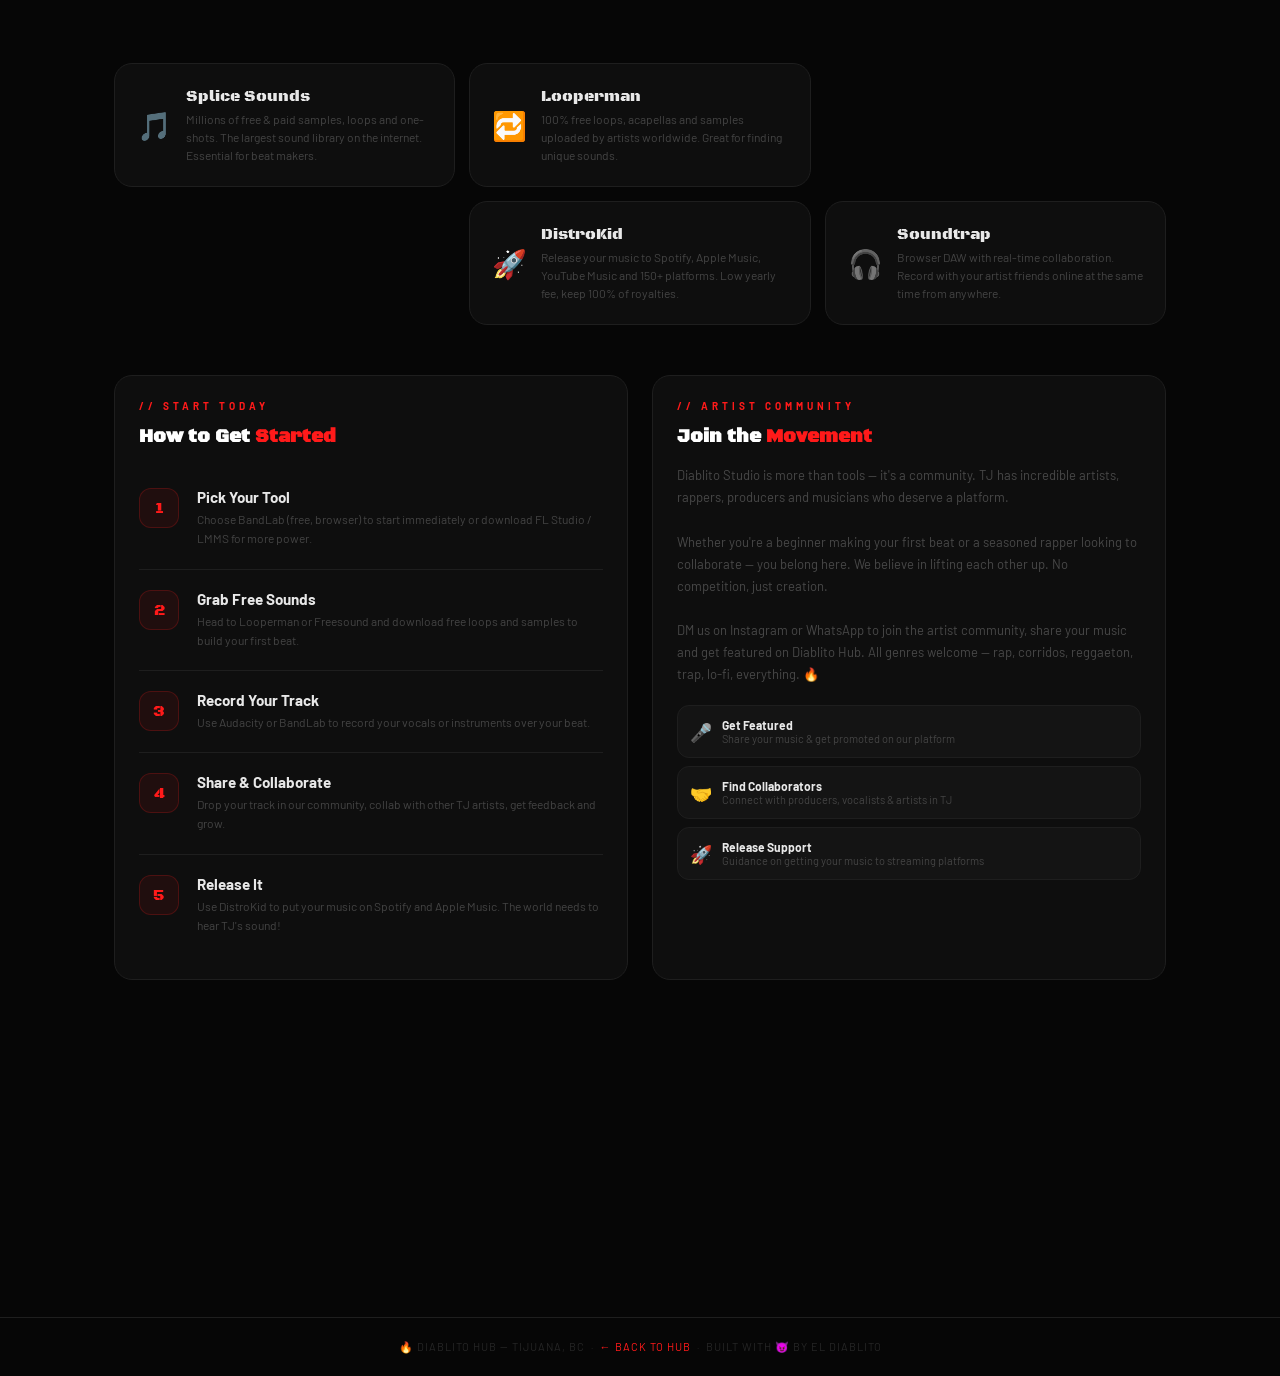
<file: studio.html>
<!DOCTYPE html>
<html lang="en">
<head>
<meta charset="UTF-8">
<meta name="viewport" content="width=device-width, initial-scale=1">
<title>Music Studio — Diablito Hub</title>
<meta name="description" content="Diablito Music Studio — Record beats, create music, collaborate with TJ artists. FL Studio, BandLab, Audacity and more.">
<link rel="stylesheet" href="style.css">
<style>
/* STUDIO HERO */
.studio-hero{
  padding:80px 24px 50px;text-align:center;position:relative;overflow:hidden;
}
.studio-hero::before{
  content:'';position:absolute;inset:0;
  background:radial-gradient(ellipse at 50% 0%,rgba(255,26,26,0.06) 0%,transparent 70%);
  pointer-events:none;
}
.studio-title{
  font-family:var(--font-display);font-size:clamp(2.5rem,8vw,5rem);
  line-height:0.95;margin-bottom:12px;
}
.studio-title .line1{display:block;color:transparent;-webkit-text-stroke:2px var(--red);text-shadow:0 0 40px rgba(255,0,68,0.2);}
.studio-title .line2{display:block;color:#fff;text-shadow:0 0 50px rgba(255,26,26,0.3);animation:flicker 6s 2s ease-in-out infinite;}

/* WAVEFORM ANIMATION */
.waveform{
  display:flex;align-items:center;justify-content:center;gap:3px;
  height:50px;margin:20px auto;
}
.wave-bar{
  width:4px;border-radius:2px;background:var(--red);
  animation:wave 1.2s ease-in-out infinite alternate;
  box-shadow:0 0 6px rgba(255,26,26,0.4);
}
.wave-bar:nth-child(1){height:15px;animation-delay:0s;}
.wave-bar:nth-child(2){height:30px;animation-delay:0.1s;}
.wave-bar:nth-child(3){height:45px;animation-delay:0.2s;}
.wave-bar:nth-child(4){height:25px;animation-delay:0.15s;}
.wave-bar:nth-child(5){height:40px;animation-delay:0.05s;}
.wave-bar:nth-child(6){height:50px;animation-delay:0.25s;}
.wave-bar:nth-child(7){height:35px;animation-delay:0.1s;}
.wave-bar:nth-child(8){height:45px;animation-delay:0.3s;}
.wave-bar:nth-child(9){height:20px;animation-delay:0.18s;}
.wave-bar:nth-child(10){height:38px;animation-delay:0.08s;}
.wave-bar:nth-child(11){height:50px;animation-delay:0.22s;}
.wave-bar:nth-child(12){height:28px;animation-delay:0.12s;}
.wave-bar:nth-child(13){height:42px;animation-delay:0.28s;}
.wave-bar:nth-child(14){height:18px;animation-delay:0.06s;}
.wave-bar:nth-child(15){height:35px;animation-delay:0.16s;}
@keyframes wave{from{transform:scaleY(0.4);}to{transform:scaleY(1);}}

/* DAW TOOL CARDS */
.daw-card{
  background:var(--bg2);border:1px solid var(--border);border-radius:18px;
  overflow:hidden;transition:all 0.25s;text-decoration:none;display:block;color:var(--text);
}
.daw-card:hover{border-color:rgba(255,26,26,0.35);transform:translateY(-5px);box-shadow:0 16px 50px rgba(255,0,0,0.1);}
.daw-top{
  height:110px;display:flex;align-items:center;justify-content:center;
  font-size:46px;background:var(--bg3);border-bottom:1px solid var(--border);position:relative;overflow:hidden;
}
.daw-top::after{content:'';position:absolute;inset:0;background:radial-gradient(ellipse at 50% 100%,rgba(255,26,26,0.1) 0%,transparent 70%);}
.daw-type{
  position:absolute;top:10px;right:12px;
  font-size:9px;font-weight:700;letter-spacing:1.5px;text-transform:uppercase;
  padding:3px 9px;border-radius:10px;
}
.type-free{background:rgba(46,216,122,0.1);color:var(--green);border:1px solid rgba(46,216,122,0.2);}
.type-paid{background:rgba(255,204,0,0.1);color:var(--gold);border:1px solid rgba(255,204,0,0.2);}
.type-browser{background:rgba(100,160,255,0.1);color:#78aaff;border:1px solid rgba(100,160,255,0.2);}
.daw-body{padding:18px;}
.daw-name{font-family:var(--font-display);font-size:1.1rem;color:#fff;margin-bottom:5px;letter-spacing:0.3px;}
.daw-desc{font-size:12px;color:#454545;line-height:1.6;margin-bottom:14px;}
.daw-tags{display:flex;flex-wrap:wrap;gap:5px;margin-bottom:14px;}
.dtag{font-size:9px;font-weight:700;letter-spacing:1px;text-transform:uppercase;padding:3px 9px;border-radius:6px;background:var(--bg3);color:#333;border:1px solid var(--border);}
.daw-btn{
  display:inline-flex;align-items:center;gap:6px;
  padding:9px 18px;border-radius:10px;font-size:11px;font-weight:700;letter-spacing:0.5px;
  text-decoration:none;cursor:pointer;transition:all 0.2s;border:none;font-family:var(--font-body);
  width:100%;justify-content:center;
}
.daw-btn-primary{background:var(--red);color:#fff;}
.daw-btn-primary:hover{background:var(--red2);transform:scale(1.02);}
.daw-btn-outline{background:transparent;color:var(--text);border:1px solid var(--border);}
.daw-btn-outline:hover{border-color:rgba(255,26,26,0.4);color:var(--red);}

/* ARTIST COMMUNITY */
.community-card{
  background:var(--bg2);border:1px solid var(--border);border-radius:18px;
  padding:24px;transition:all 0.25s;
}
.community-card:hover{border-color:rgba(255,26,26,0.25);}

/* STEPS */
.steps{display:flex;flex-direction:column;gap:0;}
.step{
  display:flex;gap:18px;padding:20px 0;
  border-bottom:1px solid var(--border);
  position:relative;
}
.step:last-child{border-bottom:none;}
.step-num{
  width:40px;height:40px;border-radius:12px;flex-shrink:0;
  background:rgba(255,26,26,0.08);border:1px solid rgba(255,26,26,0.2);
  display:flex;align-items:center;justify-content:center;
  font-family:var(--font-display);font-size:1rem;color:var(--red);
}
.step-title{font-weight:700;font-size:0.95rem;color:#e8e8e8;margin-bottom:4px;}
.step-desc{font-size:12px;color:#444;line-height:1.6;}

/* COLLAB BANNER */
.collab-banner{
  background:var(--bg2);border:1px solid rgba(255,26,26,0.2);border-radius:20px;
  padding:32px 28px;text-align:center;position:relative;overflow:hidden;
  margin-top:50px;
}
.collab-banner::before{
  content:'';position:absolute;top:0;left:0;right:0;height:2px;
  background:linear-gradient(90deg,transparent,var(--red),var(--gold),var(--red),transparent);
}
.collab-title{font-family:var(--font-display);font-size:clamp(1.5rem,4vw,2rem);color:#fff;margin-bottom:10px;}
.collab-title span{color:var(--red);}
.collab-desc{color:#555;max-width:500px;margin:0 auto 24px;font-size:0.9rem;line-height:1.7;}
.social-row{display:flex;gap:10px;justify-content:center;flex-wrap:wrap;}
.social-btn{
  display:inline-flex;align-items:center;gap:8px;
  padding:10px 20px;border-radius:12px;font-size:13px;font-weight:600;
  text-decoration:none;cursor:pointer;border:1px solid var(--border);
  background:var(--bg3);color:#555;transition:all 0.2s;font-family:var(--font-body);
}
.social-btn:hover{transform:translateY(-2px);}
.social-btn.ig:hover{border-color:rgba(225,48,108,0.4);color:#e1306c;}
.social-btn.tt:hover{border-color:rgba(0,242,234,0.4);color:#00f2ea;}
.social-btn.wa:hover{border-color:rgba(37,211,102,0.4);color:#25d366;}
</style>
</head>
<body>
<canvas id="matrix-canvas"></canvas>

<div class="page-wrap">
<nav>
  <a class="nav-logo" href="index.html">
    <img src="logo.png" alt="El Diablito">
    DIABLITO HUB
  </a>
  <ul class="nav-links">
    <li><a href="index.html">Hub</a></li>
    <li><a href="smoke.html">Shop</a></li>
    <li><a href="studio.html" class="active">Studio</a></li>
    <li><a href="games.html">Gaming</a></li>
    <li><a href="ai.html">AI Lab</a></li>
    <li><a href="movies.html">Movies</a></li>
    <li><a href="food.html">Food</a></li>
  </ul>
</nav>

<div class="page">
  <div class="studio-hero">
    <p class="hero-eyebrow fu">🎤 Diablito Music Studio — Tijuana, BC</p>
    <h1 class="studio-title fu1">
      <span class="line1">MUSIC</span>
      <span class="line2">STUDIO</span>
    </h1>
    <p class="hero-sub fu2">Create · Record · Collaborate · Release</p>
    <div class="waveform fu3">
      <div class="wave-bar"></div><div class="wave-bar"></div><div class="wave-bar"></div>
      <div class="wave-bar"></div><div class="wave-bar"></div><div class="wave-bar"></div>
      <div class="wave-bar"></div><div class="wave-bar"></div><div class="wave-bar"></div>
      <div class="wave-bar"></div><div class="wave-bar"></div><div class="wave-bar"></div>
      <div class="wave-bar"></div><div class="wave-bar"></div><div class="wave-bar"></div>
    </div>
    <p class="hero-desc fu3">A space for TJ artists, rappers and producers to create, collaborate and share music. All tools are free or low-cost — because talent shouldn't have a paywall.</p>
    <div class="hero-badges fu4">
      <span class="badge badge-live"><span class="pulse"></span>Open to All Artists</span>
      <span class="badge badge-hot">🔥 TJ Music Scene</span>
      <span class="badge badge-gold">🎤 Rap · Beats · Production</span>
    </div>
  </div>

  <div class="section">
    <!-- DAW TOOLS -->
    <div class="section-header fu">
      <p class="section-label">// Your Studio Arsenal</p>
      <h2 class="section-title">Music <span>Production Tools</span></h2>
      <p class="section-sub">The best DAWs and tools — from free browser apps to industry-standard software</p>
    </div>

    <div class="grid-3" style="margin-bottom:50px;">

      <!-- FL Studio -->
      <div class="daw-card fu1">
        <div class="daw-top">
          🎛️
          <span class="daw-type type-paid">Industry Standard</span>
        </div>
        <div class="daw-body">
          <div class="daw-name">FL Studio</div>
          <div class="daw-desc">The most popular DAW for hip-hop and trap producers worldwide. Powerful beat sequencer, mixer, and plugin ecosystem. Used by Metro Boomin, Southside, and thousands of top producers.</div>
          <div class="daw-tags">
            <span class="dtag">Beats</span><span class="dtag">Hip-Hop</span><span class="dtag">Trap</span><span class="dtag">Mixing</span><span class="dtag">Windows/Mac</span>
          </div>
          <a class="daw-btn daw-btn-primary" href="https://www.image-line.com/fl-studio/" target="_blank">→ Get FL Studio</a>
        </div>
      </div>

      <!-- BandLab -->
      <div class="daw-card fu2">
        <div class="daw-top">
          🌐
          <span class="daw-type type-browser">100% Free</span>
        </div>
        <div class="daw-body">
          <div class="daw-name">BandLab</div>
          <div class="daw-desc">A fully free, browser-based DAW — no download needed. Record, mix, add effects, collaborate with other artists in real time. Perfect for getting started or working remotely with your crew.</div>
          <div class="daw-tags">
            <span class="dtag">Free</span><span class="dtag">Browser</span><span class="dtag">Collab</span><span class="dtag">Recording</span><span class="dtag">Beats</span>
          </div>
          <a class="daw-btn daw-btn-primary" href="https://www.bandlab.com" target="_blank">→ Open BandLab Free</a>
        </div>
      </div>

      <!-- Audacity -->
      <div class="daw-card fu3">
        <div class="daw-top">
          🎙️
          <span class="daw-type type-free">Free & Open Source</span>
        </div>
        <div class="daw-body">
          <div class="daw-name">Audacity</div>
          <div class="daw-desc">The go-to free audio editor for recording and post-production. Record vocals, clean up audio, remove noise, edit tracks and export in any format. Simple, powerful and completely free.</div>
          <div class="daw-tags">
            <span class="dtag">Free</span><span class="dtag">Vocals</span><span class="dtag">Recording</span><span class="dtag">Editing</span><span class="dtag">All OS</span>
          </div>
          <a class="daw-btn daw-btn-primary" href="https://www.audacityteam.org" target="_blank">→ Download Audacity</a>
        </div>
      </div>

      <!-- GarageBand -->
      <div class="daw-card fu4">
        <div class="daw-top">
          🍎
          <span class="daw-type type-free">Free (Mac/iOS)</span>
        </div>
        <div class="daw-body">
          <div class="daw-name">GarageBand</div>
          <div class="daw-desc">Apple's free DAW — surprisingly powerful for beat making, recording and mixing. Comes with hundreds of loops, instruments and effects. If you have a Mac or iPhone, this is already on your device.</div>
          <div class="daw-tags">
            <span class="dtag">Free</span><span class="dtag">Mac</span><span class="dtag">iOS</span><span class="dtag">Beats</span><span class="dtag">Loops</span>
          </div>
          <a class="daw-btn daw-btn-primary" href="https://www.apple.com/mac/garageband/" target="_blank">→ Get GarageBand</a>
        </div>
      </div>

      <!-- LMMS -->
      <div class="daw-card fu5">
        <div class="daw-top">
          🎹
          <span class="daw-type type-free">Free & Open Source</span>
        </div>
        <div class="daw-body">
          <div class="daw-name">LMMS</div>
          <div class="daw-desc">A free, open-source FL Studio alternative. Beat editor, piano roll, synthesizers and effects all built in. Great for producers who want pro tools without the price tag.</div>
          <div class="daw-tags">
            <span class="dtag">Free</span><span class="dtag">Beat Editor</span><span class="dtag">Synths</span><span class="dtag">Windows/Mac/Linux</span>
          </div>
          <a class="daw-btn daw-btn-primary" href="https://lmms.io" target="_blank">→ Download LMMS</a>
        </div>
      </div>

      <!-- Chrome Music Lab -->
      <div class="daw-card fu6">
        <div class="daw-top">
          🎨
          <span class="daw-type type-browser">Free Browser</span>
        </div>
        <div class="daw-body">
          <div class="daw-name">Chrome Music Lab</div>
          <div class="daw-desc">Google's free browser music tool — great for experimenting with melodies, rhythms and song structure. No download, works on any device. Perfect for quick ideas and creative experimentation.</div>
          <div class="daw-tags">
            <span class="dtag">Free</span><span class="dtag">Browser</span><span class="dtag">Melody</span><span class="dtag">Experiments</span>
          </div>
          <a class="daw-btn daw-btn-primary" href="https://musiclab.chromeexperiments.com" target="_blank">→ Open Music Lab</a>
        </div>
      </div>

    </div>

    <!-- MORE RESOURCES -->
    <div class="section-header fu">
      <p class="section-label">// Level Up Your Sound</p>
      <h2 class="section-title">More <span>Resources</span></h2>
      <p class="section-sub">Free loops, samples, plugins and learning tools</p>
    </div>

    <div class="grid-2" style="margin-bottom:50px;">
      <a class="card fu1" href="https://splice.com/sounds" target="_blank">
        <div style="display:flex;align-items:center;gap:14px;">
          <div style="font-size:28px;flex-shrink:0;">🎵</div>
          <div>
            <div style="font-family:var(--font-display);font-size:1rem;margin-bottom:4px;">Splice Sounds</div>
            <div style="font-size:12px;color:#444;line-height:1.5;">Millions of free & paid samples, loops and one-shots. The largest sound library on the internet. Essential for beat makers.</div>
          </div>
        </div>
      </a>
      <a class="card fu2" href="https://www.looperman.com" target="_blank">
        <div style="display:flex;align-items:center;gap:14px;">
          <div style="font-size:28px;flex-shrink:0;">🔁</div>
          <div>
            <div style="font-family:var(--font-display);font-size:1rem;margin-bottom:4px;">Looperman</div>
            <div style="font-size:12px;color:#444;line-height:1.5;">100% free loops, acapellas and samples uploaded by artists worldwide. Great for finding unique sounds.</div>
          </div>
        </div>
      </a>
      <a class="card fu3" href="https://freesound.org" target="_blank">
        <div style="display:flex;align-items:center;gap:14px;">
          <div style="font-size:28px;flex-shrink:0;">🔊</div>
          <div>
            <div style="font-family:var(--font-display);font-size:1rem;margin-bottom:4px;">Freesound</div>
            <div style="font-size:12px;color:#444;line-height:1.5;">Open community of free sound effects, samples and field recordings. Perfect for unique sound design.</div>
          </div>
        </div>
      </a>
      <a class="card fu4" href="https://www.musictheory.net" target="_blank">
        <div style="display:flex;align-items:center;gap:14px;">
          <div style="font-size:28px;flex-shrink:0;">📖</div>
          <div>
            <div style="font-family:var(--font-display);font-size:1rem;margin-bottom:4px;">Music Theory</div>
            <div style="font-size:12px;color:#444;line-height:1.5;">Free music theory lessons online. Learn scales, chords, progressions — the foundation of every great track.</div>
          </div>
        </div>
      </a>
      <a class="card fu5" href="https://distrokid.com" target="_blank">
        <div style="display:flex;align-items:center;gap:14px;">
          <div style="font-size:28px;flex-shrink:0;">🚀</div>
          <div>
            <div style="font-family:var(--font-display);font-size:1rem;margin-bottom:4px;">DistroKid</div>
            <div style="font-size:12px;color:#444;line-height:1.5;">Release your music to Spotify, Apple Music, YouTube Music and 150+ platforms. Low yearly fee, keep 100% of royalties.</div>
          </div>
        </div>
      </a>
      <a class="card fu6" href="https://www.soundtrap.com" target="_blank">
        <div style="display:flex;align-items:center;gap:14px;">
          <div style="font-size:28px;flex-shrink:0;">🎧</div>
          <div>
            <div style="font-family:var(--font-display);font-size:1rem;margin-bottom:4px;">Soundtrap</div>
            <div style="font-size:12px;color:#444;line-height:1.5;">Browser DAW with real-time collaboration. Record with your artist friends online at the same time from anywhere.</div>
          </div>
        </div>
      </a>
    </div>

    <!-- HOW TO GET STARTED -->
    <div style="display:grid;grid-template-columns:repeat(auto-fit,minmax(300px,1fr));gap:24px;margin-bottom:50px;">
      <div class="community-card fu">
        <p class="section-label" style="margin-bottom:12px;">// Start Today</p>
        <h3 style="font-family:var(--font-display);font-size:1.2rem;color:#fff;margin-bottom:20px;">How to Get <span style="color:var(--red)">Started</span></h3>
        <div class="steps">
          <div class="step">
            <div class="step-num">1</div>
            <div><div class="step-title">Pick Your Tool</div><div class="step-desc">Choose BandLab (free, browser) to start immediately or download FL Studio / LMMS for more power.</div></div>
          </div>
          <div class="step">
            <div class="step-num">2</div>
            <div><div class="step-title">Grab Free Sounds</div><div class="step-desc">Head to Looperman or Freesound and download free loops and samples to build your first beat.</div></div>
          </div>
          <div class="step">
            <div class="step-num">3</div>
            <div><div class="step-title">Record Your Track</div><div class="step-desc">Use Audacity or BandLab to record your vocals or instruments over your beat.</div></div>
          </div>
          <div class="step">
            <div class="step-num">4</div>
            <div><div class="step-title">Share & Collaborate</div><div class="step-desc">Drop your track in our community, collab with other TJ artists, get feedback and grow.</div></div>
          </div>
          <div class="step">
            <div class="step-num">5</div>
            <div><div class="step-title">Release It</div><div class="step-desc">Use DistroKid to put your music on Spotify and Apple Music. The world needs to hear TJ's sound!</div></div>
          </div>
        </div>
      </div>

      <div class="community-card fu1">
        <p class="section-label" style="margin-bottom:12px;">// Artist Community</p>
        <h3 style="font-family:var(--font-display);font-size:1.2rem;color:#fff;margin-bottom:16px;">Join the <span style="color:var(--red)">Movement</span></h3>
        <p style="font-size:13px;color:#484848;line-height:1.7;margin-bottom:20px;">
          Diablito Studio is more than tools — it's a community. TJ has incredible artists, rappers, producers and musicians who deserve a platform.
          <br><br>
          Whether you're a beginner making your first beat or a seasoned rapper looking to collaborate — you belong here. We believe in lifting each other up. No competition, just creation.
          <br><br>
          DM us on Instagram or WhatsApp to join the artist community, share your music and get featured on Diablito Hub. All genres welcome — rap, corridos, reggaeton, trap, lo-fi, everything. 🔥
        </p>
        <div style="display:flex;flex-direction:column;gap:8px;">
          <div style="display:flex;align-items:center;gap:10px;padding:12px;background:var(--bg3);border:1px solid var(--border);border-radius:12px;">
            <span style="font-size:18px;">🎤</span>
            <div>
              <div style="font-size:12px;font-weight:700;color:#e8e8e8;">Get Featured</div>
              <div style="font-size:11px;color:#444;">Share your music & get promoted on our platform</div>
            </div>
          </div>
          <div style="display:flex;align-items:center;gap:10px;padding:12px;background:var(--bg3);border:1px solid var(--border);border-radius:12px;">
            <span style="font-size:18px;">🤝</span>
            <div>
              <div style="font-size:12px;font-weight:700;color:#e8e8e8;">Find Collaborators</div>
              <div style="font-size:11px;color:#444;">Connect with producers, vocalists & artists in TJ</div>
            </div>
          </div>
          <div style="display:flex;align-items:center;gap:10px;padding:12px;background:var(--bg3);border:1px solid var(--border);border-radius:12px;">
            <span style="font-size:18px;">🚀</span>
            <div>
              <div style="font-size:12px;font-weight:700;color:#e8e8e8;">Release Support</div>
              <div style="font-size:11px;color:#444;">Guidance on getting your music to streaming platforms</div>
            </div>
          </div>
        </div>
      </div>
    </div>

    <!-- COLLAB BANNER -->
    <div class="collab-banner fu">
      <h2 class="collab-title">Ready to Create? <span>Let's Go.</span></h2>
      <p class="collab-desc">Reach out on our socials to join the Diablito artist community. All artists welcome — TJ's music scene is about to go crazy. 🔥😈</p>
      <div class="social-row">
        <a class="social-btn ig" href="#">📸 Instagram</a>
        <a class="social-btn tt" href="#">🎵 TikTok</a>
        <a class="social-btn wa" href="#">💬 WhatsApp</a>
      </div>
    </div>

  </div>
</div>

<footer>
  <p>🔥 Diablito Hub — Tijuana, BC &nbsp;·&nbsp; <a href="index.html">← Back to Hub</a> &nbsp;·&nbsp; Built with 😈 by El Diablito</p>
</footer>
</div>

<!-- EL DIABLITO CHATBOT -->
<div id="diablito-bot">
  <div id="chat-panel">
    <div class="chat-head">
      <img class="chat-avatar" src="logo.png" alt="El Diablito">
      <div style="flex:1">
        <div class="chat-name">El Diablito 😈</div>
        <div class="chat-status"><span class="sdot"></span>Online &amp; Ready to Help</div>
      </div>
      <button class="chat-close" id="chat-close">✕</button>
    </div>
    <div class="chat-msgs" id="chat-msgs"></div>
    <div class="quick-btns">
      <button class="qbtn" data-q="How do I start recording music?">How to record?</button>
      <button class="qbtn" data-q="What is the best free DAW?">Best free DAW?</button>
      <button class="qbtn" data-q="How can I collaborate with other artists?">Collab?</button>
      <button class="qbtn" data-q="How do I release my music?">Release music</button>
      <button class="qbtn" data-q="How do I place an order?">Smoke Shop</button>
    </div>
    <div class="chat-input-row">
      <input class="chat-input" id="chat-input" placeholder="Ask El Diablito anything...">
      <button class="chat-send" id="chat-send">➤</button>
    </div>
  </div>
  <div style="position:relative;">
    <div class="bot-bubble">Ask Me 🔥</div>
    <button id="mascot-btn">
      <img src="logo.png" alt="El Diablito">
    </button>
  </div>
</div>

<script src="diablito-bot.js"></script>
</body>
</html>
</file>
<file: style.css>
@import url('https://fonts.googleapis.com/css2?family=Black+Ops+One&family=Barlow+Condensed:wght@400;600;700;900&family=Barlow:wght@400;500;600&display=swap');

*,*::before,*::after{box-sizing:border-box;margin:0;padding:0;}

:root{
  --red:#ff1a1a;
  --red2:#ff4444;
  --gold:#ffcc00;
  --cyan:#00f5ff;
  --green:#2ed87a;
  --bg:#060606;
  --bg2:#0e0e0e;
  --bg3:#141414;
  --border:#1e1e1e;
  --text:#e8e8e8;
  --muted:#444;
  --font-display:'Black Ops One',cursive;
  --font-body:'Barlow',sans-serif;
  --font-cond:'Barlow Condensed',sans-serif;
}

html{scroll-behavior:smooth;}
body{font-family:var(--font-body);background:var(--bg);color:var(--text);min-height:100vh;overflow-x:hidden;}

/* MATRIX CANVAS */
#matrix-canvas{position:fixed;top:0;left:0;width:100%;height:100%;opacity:0.04;pointer-events:none;z-index:0;}

.page-wrap{position:relative;z-index:1;}

/* NAV */
nav{
  position:fixed;top:0;left:0;right:0;z-index:100;
  background:rgba(6,6,6,0.96);backdrop-filter:blur(20px);
  border-bottom:1px solid #111;height:62px;
  display:flex;align-items:center;justify-content:space-between;padding:0 28px;
}
nav::after{
  content:'';position:absolute;bottom:-1px;left:0;right:0;height:1px;
  background:linear-gradient(90deg,transparent,var(--red),transparent);
  opacity:0.6;
}
.nav-logo{
  font-family:var(--font-display);font-size:1.2rem;color:var(--red);
  text-decoration:none;letter-spacing:1px;
  display:flex;align-items:center;gap:10px;
}
.nav-logo img{
  width:36px;height:36px;border-radius:10px;object-fit:cover;
  object-position:top center;border:1px solid rgba(255,26,26,0.35);
  box-shadow:0 0 12px rgba(255,0,0,0.2);
}
.nav-links{list-style:none;display:flex;gap:2px;}
.nav-links a{
  color:#444;text-decoration:none;font-size:11px;font-weight:700;
  letter-spacing:1.5px;text-transform:uppercase;
  padding:7px 13px;border-radius:8px;transition:all 0.2s;
}
.nav-links a:hover{color:var(--text);background:#131313;}
.nav-links a.active{color:var(--red);background:#130505;}

/* PAGE */
.page{padding-top:62px;min-height:100vh;}

/* HERO */
.hero{text-align:center;padding:60px 24px 44px;position:relative;}
.hero-eyebrow{
  font-size:10px;font-weight:700;letter-spacing:5px;text-transform:uppercase;
  color:var(--red);margin-bottom:14px;
  animation:fadeUp 0.5s ease both;
}
.hero-title{
  font-family:var(--font-display);
  font-size:clamp(2.8rem,9vw,6rem);
  line-height:0.95;margin-bottom:10px;
  animation:fadeUp 0.5s 0.08s ease both;
}
.hero-title .outline{display:block;color:transparent;-webkit-text-stroke:2px var(--red);text-shadow:0 0 40px rgba(255,0,68,0.25);}
.hero-title .solid{display:block;color:#fff;text-shadow:0 0 50px rgba(255,26,26,0.35);animation:flicker 5s 2s ease-in-out infinite;}
@keyframes flicker{0%,93%,97%,100%{opacity:1;}95%{opacity:0.7;}}
.hero-sub{
  font-family:var(--font-cond);font-size:1rem;font-weight:700;
  letter-spacing:4px;text-transform:uppercase;color:#333;
  margin-bottom:24px;animation:fadeUp 0.5s 0.14s ease both;
}
.hero-desc{max-width:500px;margin:0 auto 28px;color:#555;font-size:0.9rem;line-height:1.7;animation:fadeUp 0.5s 0.18s ease both;}
.hero-badges{display:flex;gap:8px;justify-content:center;flex-wrap:wrap;margin-bottom:0;animation:fadeUp 0.5s 0.22s ease both;}

/* BADGES */
.badge{display:inline-flex;align-items:center;gap:5px;padding:4px 12px;border-radius:20px;font-size:10px;font-weight:700;letter-spacing:1.5px;text-transform:uppercase;}
.badge-live{background:rgba(46,216,122,0.08);color:var(--green);border:1px solid rgba(46,216,122,0.2);}
.badge-hot{background:rgba(255,26,26,0.08);color:var(--red);border:1px solid rgba(255,26,26,0.2);}
.badge-gold{background:rgba(255,204,0,0.08);color:var(--gold);border:1px solid rgba(255,204,0,0.2);}
.badge-blue{background:rgba(100,160,255,0.08);color:#78aaff;border:1px solid rgba(100,160,255,0.2);}
.badge-soon{background:rgba(255,170,51,0.08);color:#ffaa33;border:1px solid rgba(255,170,51,0.2);}
.pulse{width:5px;height:5px;border-radius:50%;background:currentColor;animation:blink 2s ease infinite;flex-shrink:0;}
@keyframes blink{0%,100%{opacity:1;}50%{opacity:0.2;}}

/* SECTION */
.section{padding:40px 24px 60px;max-width:1100px;margin:0 auto;}
.section-label{font-size:10px;font-weight:700;letter-spacing:4px;text-transform:uppercase;color:var(--red);margin-bottom:8px;}
.section-title{font-family:var(--font-display);font-size:clamp(1.6rem,4vw,2.2rem);color:#fff;line-height:1.1;margin-bottom:6px;}
.section-title span{color:transparent;-webkit-text-stroke:1px var(--red);}
.section-sub{color:#444;font-size:0.85rem;margin-bottom:28px;}

/* CARDS */
.card{
  background:var(--bg2);border:1px solid var(--border);border-radius:18px;
  padding:22px;cursor:pointer;transition:all 0.25s;position:relative;overflow:hidden;
  text-decoration:none;display:block;color:var(--text);
}
.card::after{content:'';position:absolute;bottom:0;left:0;right:0;height:2px;background:linear-gradient(90deg,transparent,var(--red),transparent);opacity:0;transition:opacity 0.25s;}
.card:hover{border-color:rgba(255,26,26,0.3);transform:translateY(-4px);box-shadow:0 14px 45px rgba(255,0,0,0.1);}
.card:hover::after{opacity:1;}

/* GRIDS */
.grid-2{display:grid;grid-template-columns:repeat(auto-fit,minmax(300px,1fr));gap:14px;}
.grid-3{display:grid;grid-template-columns:repeat(auto-fit,minmax(240px,1fr));gap:14px;}
.grid-4{display:grid;grid-template-columns:repeat(auto-fit,minmax(180px,1fr));gap:14px;}

/* STAT STRIP */
.stat-strip{
  display:flex;justify-content:center;gap:0;
  border-top:1px solid var(--border);border-bottom:1px solid var(--border);
  margin:30px 0 50px;
}
.stat{flex:1;max-width:160px;text-align:center;padding:22px 10px;border-right:1px solid var(--border);}
.stat:last-child{border-right:none;}
.stat-num{font-family:var(--font-display);font-size:1.8rem;color:var(--red);display:block;text-shadow:0 0 20px rgba(255,26,26,0.3);}
.stat-lbl{font-size:9px;font-weight:700;letter-spacing:2px;text-transform:uppercase;color:#2a2a2a;margin-top:2px;}

/* BUTTONS */
.btn{display:inline-flex;align-items:center;gap:8px;padding:12px 26px;border-radius:11px;font-family:var(--font-body);font-size:13px;font-weight:700;letter-spacing:0.5px;cursor:pointer;transition:all 0.2s;text-decoration:none;border:none;}
.btn-primary{background:var(--red);color:#fff;box-shadow:0 0 20px rgba(255,26,26,0.25);}
.btn-primary:hover{background:var(--red2);transform:translateY(-2px);box-shadow:0 0 30px rgba(255,26,26,0.4);}
.btn-outline{background:transparent;color:var(--text);border:1px solid var(--border);}
.btn-outline:hover{border-color:rgba(255,26,26,0.4);color:var(--red);transform:translateY(-2px);}

/* DIVIDER */
hr.divider{border:none;border-top:1px solid var(--border);margin:40px 0;}

/* FOOTER */
footer{border-top:1px solid var(--border);padding:22px 24px;text-align:center;color:#252525;font-size:11px;letter-spacing:1px;text-transform:uppercase;}
footer a{color:var(--red);text-decoration:none;}

/* ANIMATIONS */
@keyframes fadeUp{from{opacity:0;transform:translateY(18px);}to{opacity:1;transform:translateY(0);}}
.fu{animation:fadeUp 0.5s ease both;}
.fu1{animation:fadeUp 0.5s 0.05s ease both;}
.fu2{animation:fadeUp 0.5s 0.1s ease both;}
.fu3{animation:fadeUp 0.5s 0.15s ease both;}
.fu4{animation:fadeUp 0.5s 0.2s ease both;}
.fu5{animation:fadeUp 0.5s 0.25s ease both;}
.fu6{animation:fadeUp 0.5s 0.3s ease both;}

/* COMING SOON PAGE */
.coming-wrap{display:flex;flex-direction:column;align-items:center;justify-content:center;min-height:65vh;text-align:center;padding:40px 24px;}
.big-icon{font-size:80px;margin-bottom:24px;animation:iconFloat 3s ease-in-out infinite;}
@keyframes iconFloat{0%,100%{transform:translateY(0);}50%{transform:translateY(-10px);}}
.coming-title{font-family:var(--font-display);font-size:clamp(2rem,6vw,3rem);color:#fff;margin-bottom:12px;}
.coming-title span{color:transparent;-webkit-text-stroke:1px var(--red);}
.coming-desc{color:#555;max-width:420px;margin:0 auto 32px;line-height:1.7;}

/* MOBILE */
@media(max-width:640px){
  .nav-links{display:none;}
  .hero{padding:50px 16px 36px;}
  .section{padding:30px 16px 50px;}
  .stat-strip{flex-wrap:wrap;}
  .stat{min-width:80px;}
}

/* ===========================
   EL DIABLITO CHATBOT
   =========================== */
#diablito-bot{
  position:fixed;bottom:24px;right:24px;z-index:9999;
  display:flex;flex-direction:column;align-items:flex-end;gap:10px;
}

/* MASCOT BUTTON */
#mascot-btn{
  width:76px;height:76px;border-radius:20px;
  background:var(--bg2);border:2px solid rgba(255,26,26,0.5);
  cursor:pointer;overflow:hidden;padding:0;
  box-shadow:0 0 30px rgba(255,0,0,0.2),0 8px 30px rgba(0,0,0,0.6);
  transition:all 0.3s;
  animation:mascotFloat 3.5s ease-in-out infinite;
  position:relative;
}
@keyframes mascotFloat{0%,100%{transform:translateY(0);}50%{transform:translateY(-7px);}}
#mascot-btn::before{
  content:'';position:absolute;inset:0;border-radius:18px;
  background:linear-gradient(135deg,rgba(255,26,26,0.3),transparent,rgba(255,204,0,0.2));
  pointer-events:none;
}
#mascot-btn:hover{transform:scale(1.08) translateY(-4px) !important;box-shadow:0 0 50px rgba(255,0,0,0.4),0 12px 40px rgba(0,0,0,0.7);}
#mascot-btn img{width:100%;height:100%;object-fit:cover;object-position:top center;display:block;}

/* BUBBLE LABEL */
.bot-bubble{
  position:absolute;top:-32px;left:50%;transform:translateX(-50%);
  background:var(--red);color:#fff;
  font-family:var(--font-body);font-size:9px;font-weight:700;letter-spacing:1px;text-transform:uppercase;
  padding:4px 11px;border-radius:20px;white-space:nowrap;
  box-shadow:0 0 12px rgba(255,0,0,0.5);
  animation:bubbleFloat 2.5s ease-in-out infinite;
}
.bot-bubble::after{content:'';position:absolute;bottom:-4px;left:50%;transform:translateX(-50%);width:0;height:0;border-left:4px solid transparent;border-right:4px solid transparent;border-top:5px solid var(--red);}
@keyframes bubbleFloat{0%,100%{transform:translateX(-50%) translateY(0);}50%{transform:translateX(-50%) translateY(-3px);}}

/* CHAT PANEL */
#chat-panel{
  width:330px;
  background:rgba(9,9,9,0.98);
  border:1px solid rgba(255,26,26,0.2);
  border-radius:22px;overflow:hidden;
  backdrop-filter:blur(24px);
  box-shadow:0 24px 70px rgba(0,0,0,0.9),0 0 40px rgba(255,0,0,0.08);
  display:none;flex-direction:column;
  max-height:540px;
}
#chat-panel.open{display:flex;animation:panelSlide 0.3s ease both;}
@keyframes panelSlide{from{opacity:0;transform:translateY(14px) scale(0.97);}to{opacity:1;transform:translateY(0) scale(1);}}

/* CHAT HEADER */
.chat-head{
  padding:14px 16px;background:var(--bg2);
  border-bottom:1px solid #151515;
  display:flex;align-items:center;gap:10px;flex-shrink:0;
  position:relative;
}
.chat-head::after{content:'';position:absolute;bottom:-1px;left:0;right:0;height:1px;background:linear-gradient(90deg,transparent,var(--red),transparent);opacity:0.4;}
.chat-avatar{width:38px;height:38px;border-radius:11px;object-fit:cover;object-position:top center;border:1px solid rgba(255,26,26,0.3);flex-shrink:0;}
.chat-name{font-family:var(--font-display);font-size:0.85rem;color:var(--red);letter-spacing:0.5px;}
.chat-status{font-size:10px;color:var(--green);display:flex;align-items:center;gap:4px;margin-top:1px;}
.sdot{width:5px;height:5px;border-radius:50%;background:var(--green);animation:blink 2s ease infinite;flex-shrink:0;}
.chat-close{background:none;border:none;color:#333;font-size:18px;cursor:pointer;padding:4px 6px;margin-left:auto;transition:color 0.2s;line-height:1;border-radius:6px;}
.chat-close:hover{color:var(--red);background:#1a0505;}

/* MESSAGES */
.chat-msgs{
  flex:1;overflow-y:auto;padding:14px;
  display:flex;flex-direction:column;gap:9px;
  min-height:180px;max-height:300px;
}
.chat-msgs::-webkit-scrollbar{width:3px;}
.chat-msgs::-webkit-scrollbar-thumb{background:#1e1e1e;border-radius:2px;}

.msg{max-width:86%;padding:9px 13px;border-radius:14px;font-size:12px;line-height:1.55;animation:msgPop 0.2s ease both;}
@keyframes msgPop{from{opacity:0;transform:translateY(6px);}to{opacity:1;transform:translateY(0);}}
.msg.bot{align-self:flex-start;background:var(--bg3);color:#ccc;border:1px solid var(--border);border-bottom-left-radius:4px;}
.msg.user{align-self:flex-end;background:var(--red);color:#fff;border-bottom-right-radius:4px;}

/* TYPING INDICATOR */
.typing-dots{
  align-self:flex-start;background:var(--bg3);border:1px solid var(--border);
  border-radius:14px;border-bottom-left-radius:4px;
  padding:10px 14px;display:flex;gap:4px;align-items:center;
}
.typing-dots span{width:5px;height:5px;border-radius:50%;background:#444;animation:dotBounce 1.2s ease-in-out infinite;}
.typing-dots span:nth-child(2){animation-delay:0.18s;}
.typing-dots span:nth-child(3){animation-delay:0.36s;}
@keyframes dotBounce{0%,60%,100%{transform:translateY(0);opacity:0.4;}30%{transform:translateY(-4px);opacity:1;}}

/* QUICK BUTTONS */
.quick-btns{padding:10px 14px 8px;display:flex;flex-wrap:wrap;gap:6px;border-top:1px solid #0e0e0e;flex-shrink:0;}
.qbtn{
  background:var(--bg3);border:1px solid var(--border);border-radius:20px;
  color:#555;font-size:10px;font-weight:700;letter-spacing:0.3px;text-transform:uppercase;
  padding:5px 12px;cursor:pointer;font-family:var(--font-body);
  transition:all 0.2s;white-space:nowrap;
}
.qbtn:hover{border-color:rgba(255,26,26,0.35);color:var(--red);background:#110505;}

/* INPUT ROW */
.chat-input-row{display:flex;gap:8px;padding:10px 14px 12px;border-top:1px solid #0e0e0e;background:var(--bg2);flex-shrink:0;}
.chat-input{
  flex:1;background:var(--bg3);border:1px solid var(--border);border-radius:10px;
  padding:9px 13px;color:var(--text);font-family:var(--font-body);font-size:12px;outline:none;
  transition:border-color 0.2s;
}
.chat-input:focus{border-color:rgba(255,26,26,0.4);}
.chat-input::placeholder{color:#2a2a2a;}
.chat-send{
  background:var(--red);border:none;border-radius:10px;
  width:36px;height:36px;color:#fff;font-size:14px;cursor:pointer;
  transition:all 0.2s;display:flex;align-items:center;justify-content:center;flex-shrink:0;
}
.chat-send:hover{background:var(--red2);transform:scale(1.07);}
</file>
